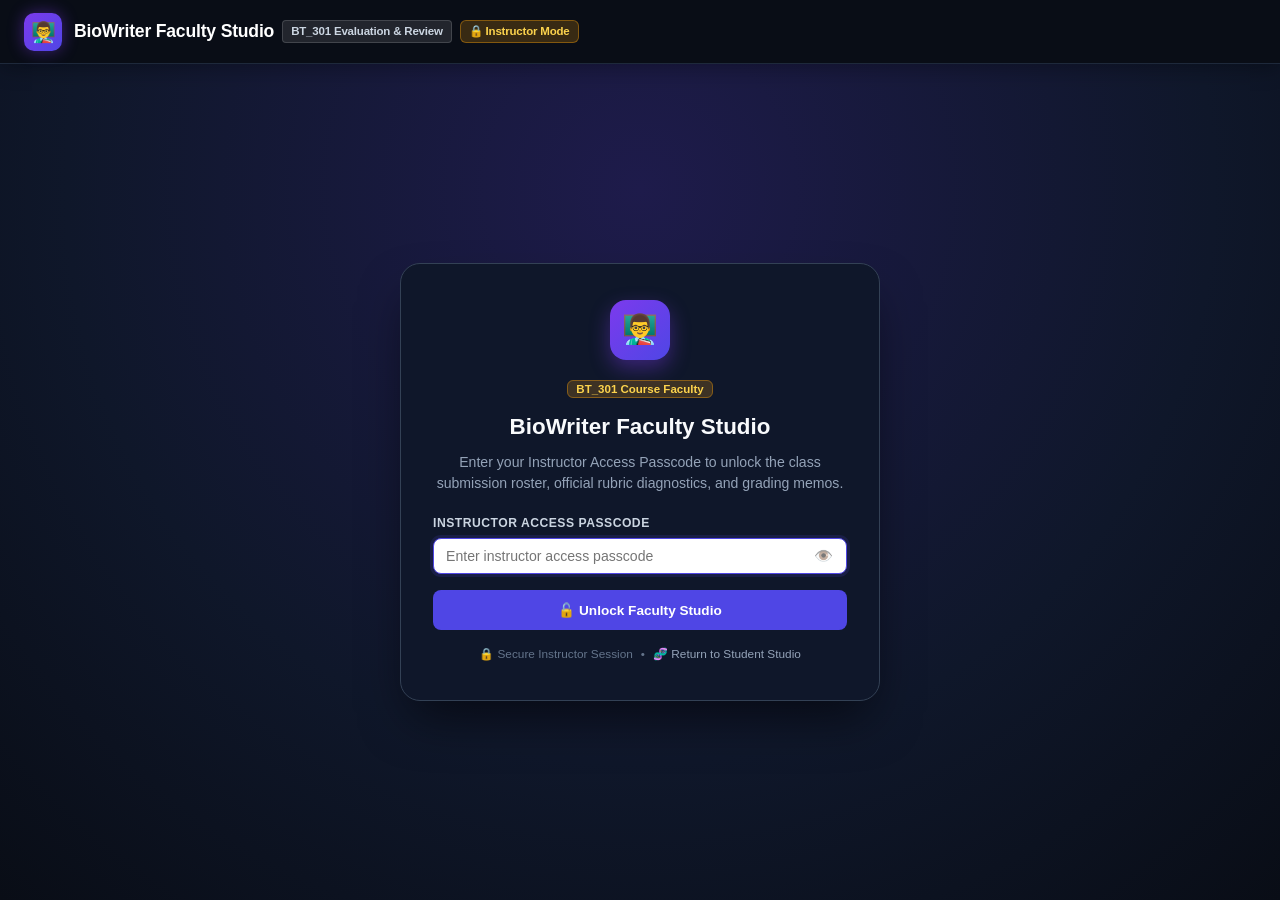
<file: faculty.html>
<!DOCTYPE html>
<html lang="en">
<head>
  <meta charset="UTF-8">
  <meta name="viewport" content="width=device-width, initial-scale=1.0">
  <title>BioWriter Faculty Studio • BT_301 Evaluation & Review</title>
  <link rel="icon" type="image/svg+xml" href="favicon.svg" onerror="if(!this._f1){this._f1=1;this.href='static/favicon.svg';}else if(this._f1===1){this._f1=2;this.href='../favicon.svg';}">
  <link rel="alternate icon" href="favicon.svg">
  <style>
    /* ==========================================================================
       BioWriter Faculty Studio - Dark Obsidian Luxury & Academic Palette
       ========================================================================== */
    :root {
      --fac-obsidian: #090d16;
      --fac-dark-border: #1e293b;
      --fac-indigo: #4f46e5;
      --fac-indigo-hover: #4338ca;
      --fac-card-bg: #ffffff;
      --fac-card-border: #e2e8f0;
      --fac-accent-purple: #7c3aed;
    }

    * {
      box-sizing: border-box;
    }

    body {
      background-color: #f8fafc;
      margin: 0;
      color: #0f172a;
      font-family: -apple-system, BlinkMacSystemFont, "Segoe UI", Roboto, "Inter", sans-serif;
      line-height: 1.5;
    }

    /* Top Obsidian Navbar */
    .faculty-top-navbar {
      background: var(--fac-obsidian);
      border-bottom: 1px solid var(--fac-dark-border);
      padding: 0 24px;
      height: 64px;
      display: flex;
      align-items: center;
      justify-content: space-between;
      position: sticky;
      top: 0;
      z-index: 1000;
      box-shadow: 0 4px 20px rgba(0, 0, 0, 0.3);
    }

    .brand-section {
      display: flex;
      align-items: center;
      gap: 12px;
    }

    .brand-logo {
      width: 38px;
      height: 38px;
      border-radius: 10px;
      display: flex;
      align-items: center;
      justify-content: center;
      font-size: 1.25rem;
      background: linear-gradient(135deg, #7c3aed, #4f46e5);
      box-shadow: 0 0 16px rgba(124, 58, 237, 0.45);
    }

    .faculty-brand-title {
      color: #ffffff;
      font-size: 1.1rem;
      font-weight: 800;
      letter-spacing: -0.2px;
      display: flex;
      align-items: center;
      gap: 8px;
    }

    .brand-badge-course {
      font-size: 0.72rem;
      font-weight: 700;
      background: rgba(255, 255, 255, 0.1);
      color: #cbd5e1;
      padding: 2px 8px;
      border-radius: 4px;
      border: 1px solid rgba(255, 255, 255, 0.15);
    }

    .faculty-access-badge {
      background: rgba(245, 158, 11, 0.2);
      color: #fcd34d;
      border: 1px solid rgba(245, 158, 11, 0.4);
      font-size: 0.72rem;
      font-weight: 700;
      padding: 2px 8px;
      border-radius: 6px;
    }

    /* 4-View Segmented Switcher */
    .view-mode-selector {
      display: flex;
      background: rgba(255, 255, 255, 0.06);
      padding: 4px;
      border-radius: 10px;
      border: 1px solid rgba(255, 255, 255, 0.1);
      gap: 4px;
    }

    .btn-view-mode {
      background: transparent;
      border: none;
      color: #94a3b8;
      font-size: 0.8rem;
      font-weight: 700;
      padding: 6px 14px;
      border-radius: 7px;
      cursor: pointer;
      display: flex;
      align-items: center;
      gap: 6px;
      transition: all 0.15s ease;
    }

    .btn-view-mode:hover {
      color: #ffffff;
      background: rgba(255, 255, 255, 0.05);
    }

    .btn-view-mode.active {
      background: var(--fac-indigo);
      color: #ffffff;
      box-shadow: 0 2px 8px rgba(79, 70, 229, 0.4);
    }

    .top-nav-actions {
      display: flex;
      align-items: center;
      gap: 10px;
    }

    .btn-fac-logout {
      background: rgba(239, 68, 68, 0.15);
      border: 1px solid rgba(239, 68, 68, 0.3);
      color: #fca5a5;
      padding: 6px 12px;
      border-radius: 8px;
      font-size: 0.8rem;
      font-weight: 700;
      cursor: pointer;
      display: flex;
      align-items: center;
      gap: 6px;
      transition: all 0.15s ease;
    }

    .btn-fac-logout:hover {
      background: #dc2626;
      color: #ffffff;
      border-color: #dc2626;
    }

    /* Fast Export Dropdown */
    .dropdown-wrapper {
      position: relative;
    }

    .btn-export-trigger {
      background: rgba(255, 255, 255, 0.08);
      border: 1px solid rgba(255, 255, 255, 0.15);
      color: #f1f5f9;
      padding: 6px 12px;
      border-radius: 8px;
      font-size: 0.8rem;
      font-weight: 700;
      cursor: pointer;
      display: flex;
      align-items: center;
      gap: 6px;
    }

    .btn-export-trigger:hover {
      background: rgba(255, 255, 255, 0.14);
    }

    .export-menu {
      position: absolute;
      top: calc(100% + 8px);
      right: 0;
      width: 220px;
      background: #ffffff;
      border: 1px solid #e2e8f0;
      border-radius: 12px;
      box-shadow: 0 15px 35px -5px rgba(0,0,0,0.2);
      display: none;
      flex-direction: column;
      padding: 6px;
      z-index: 1050;
    }

    .export-menu.show {
      display: flex;
    }

    .export-menu-item {
      background: transparent;
      border: none;
      text-align: left;
      padding: 8px 12px;
      font-size: 0.82rem;
      font-weight: 600;
      color: #334155;
      border-radius: 6px;
      cursor: pointer;
      display: flex;
      align-items: center;
      gap: 8px;
    }

    .export-menu-item:hover {
      background: #f1f5f9;
      color: #0f172a;
    }

    /* ==========================================================================
       AUTH & ACCESS RESTRICTION GATES
       ========================================================================== */
    .fac-gate-overlay {
      display: flex;
      align-items: center;
      justify-content: center;
      min-height: calc(100vh - 64px);
      padding: 40px 20px;
      background: radial-gradient(circle at 50% 15%, #1e1b4b 0%, #0f172a 60%, #090d16 100%);
    }

    #fac-authenticated-content {
      display: none;
    }

    #fac-authenticated-content.fac-auth-visible {
      display: block !important;
    }

    #fac-denied-overlay {
      display: none !important;
    }

    #fac-denied-overlay.fac-gate-visible {
      display: flex !important;
    }

    #fac-login-overlay {
      display: flex;
    }

    #fac-login-overlay.fac-gate-hidden {
      display: none !important;
    }

    .fac-gate-card {
      background: #0f172a;
      border: 1px solid #334155;
      border-radius: 20px;
      width: 100%;
      max-width: 480px;
      padding: 36px 32px;
      text-align: center;
      box-shadow: 0 25px 50px -12px rgba(0, 0, 0, 0.6);
      color: #f8fafc;
    }

    .fac-gate-icon {
      width: 60px;
      height: 60px;
      border-radius: 16px;
      background: linear-gradient(135deg, #7c3aed, #4f46e5);
      display: inline-flex;
      align-items: center;
      justify-content: center;
      font-size: 1.8rem;
      margin-bottom: 16px;
      box-shadow: 0 8px 20px rgba(124, 58, 237, 0.4);
    }

    .fac-gate-title {
      font-size: 1.4rem;
      font-weight: 800;
      margin: 0 0 8px;
    }

    .fac-gate-desc {
      font-size: 0.88rem;
      color: #94a3b8;
      line-height: 1.5;
      margin: 0 0 20px;
    }

    /* Common Form Controls */
    .form-input {
      width: 100%;
      padding: 9px 12px;
      background: #ffffff;
      border: 1px solid #cbd5e1;
      border-radius: 8px;
      font-size: 0.88rem;
      color: #0f172a;
      transition: all 0.15s ease;
    }

    .form-input:focus {
      outline: none;
      border-color: var(--fac-indigo);
      box-shadow: 0 0 0 3px rgba(79, 70, 229, 0.15);
    }

    .password-input-wrap {
      position: relative;
      display: flex;
      align-items: center;
    }

    .btn-toggle-pwd {
      position: absolute;
      right: 8px;
      background: transparent;
      border: none;
      cursor: pointer;
      font-size: 0.95rem;
      opacity: 0.6;
    }

    .btn-control-action {
      background: var(--fac-indigo);
      color: #ffffff;
      border: none;
      border-radius: 8px;
      padding: 9px 16px;
      font-size: 0.85rem;
      font-weight: 700;
      cursor: pointer;
      display: inline-flex;
      align-items: center;
      justify-content: center;
      gap: 6px;
      transition: all 0.15s ease;
    }

    .btn-control-action:hover {
      background: var(--fac-indigo-hover);
      transform: translateY(-1px);
    }

    /* ==========================================================================
       VIEW 1: COHORT ROSTER & ANALYTICS
       ========================================================================== */
    .view-container {
      display: none;
      max-width: 1780px;
      margin: 24px auto;
      padding: 0 24px;
    }

    .view-container.active {
      display: block;
    }

    /* KPI Metrics Cards */
    .fac-kpi-grid {
      display: grid;
      grid-template-columns: repeat(auto-fit, minmax(240px, 1fr));
      gap: 16px;
      margin-bottom: 24px;
    }

    .fac-kpi-card {
      background: #ffffff;
      border: 1px solid #e2e8f0;
      border-radius: 14px;
      padding: 18px 20px;
      box-shadow: 0 1px 3px rgba(16, 24, 40, 0.04);
      display: flex;
      align-items: center;
      gap: 16px;
    }

    .fac-kpi-icon {
      width: 48px;
      height: 48px;
      border-radius: 12px;
      display: flex;
      align-items: center;
      justify-content: center;
      font-size: 1.5rem;
    }

    .fac-kpi-info {
      flex: 1;
    }

    .fac-kpi-num {
      font-size: 1.6rem;
      font-weight: 800;
      color: #0f172a;
      line-height: 1.2;
    }

    .fac-kpi-label {
      font-size: 0.76rem;
      font-weight: 700;
      text-transform: uppercase;
      color: #64748b;
      letter-spacing: 0.5px;
    }

    /* Roster Table Card */
    .roster-card {
      background: #ffffff;
      border: 1px solid #e2e8f0;
      border-radius: 16px;
      padding: 24px;
      box-shadow: 0 2px 6px rgba(16, 24, 40, 0.04);
    }

    .roster-toolbar {
      display: flex;
      justify-content: space-between;
      align-items: center;
      gap: 16px;
      margin-bottom: 20px;
      flex-wrap: wrap;
    }

    .roster-search-input {
      max-width: 360px;
      padding: 8px 14px;
      border-radius: 8px;
      border: 1px solid #cbd5e1;
      font-size: 0.85rem;
    }

    .roster-table {
      width: 100%;
      border-collapse: collapse;
      font-size: 0.86rem;
    }

    .roster-table th {
      background: #f8fafc;
      color: #475569;
      font-size: 0.74rem;
      font-weight: 800;
      text-transform: uppercase;
      letter-spacing: 0.5px;
      padding: 12px 14px;
      border-bottom: 2px solid #e2e8f0;
      text-align: left;
    }

    .roster-table td {
      padding: 14px;
      border-bottom: 1px solid #f1f5f9;
      color: #334155;
    }

    .roster-table tr:hover td {
      background: #f8fafc;
    }

    .status-pill {
      font-size: 0.72rem;
      font-weight: 700;
      padding: 3px 8px;
      border-radius: 6px;
      display: inline-block;
    }

    .status-grant-ready {
      background: #dcfce7;
      color: #15803d;
    }

    .status-minor-rev {
      background: #e0f2fe;
      color: #0369a1;
    }

    .status-major-rev {
      background: #fef3c7;
      color: #92400e;
    }

    /* ==========================================================================
       VIEW 2: RUBRIC EVALUATION CONSOLE
       ========================================================================== */
    .student-context-ribbon {
      background: #ffffff;
      border: 1px solid #e2e8f0;
      border-radius: 14px;
      padding: 14px 20px;
      margin-bottom: 20px;
      display: flex;
      justify-content: space-between;
      align-items: center;
      gap: 16px;
      flex-wrap: wrap;
      box-shadow: 0 1px 3px rgba(16, 24, 40, 0.04);
    }

    .student-context-main {
      display: flex;
      align-items: center;
      gap: 14px;
    }

    .student-avatar-badge {
      width: 44px;
      height: 44px;
      border-radius: 10px;
      background: #ede9fe;
      color: #5b21b6;
      display: flex;
      align-items: center;
      justify-content: center;
      font-size: 1.4rem;
    }

    .student-context-name {
      font-size: 1.05rem;
      font-weight: 800;
      color: #0f172a;
    }

    .student-context-meta {
      font-size: 0.8rem;
      color: #64748b;
      display: flex;
      gap: 10px;
      align-items: center;
    }

    .student-nav-group {
      display: flex;
      align-items: center;
      gap: 8px;
    }

    .btn-student-nav {
      background: #f8fafc;
      border: 1px solid #cbd5e1;
      color: #334155;
      padding: 6px 12px;
      border-radius: 7px;
      font-size: 0.8rem;
      font-weight: 700;
      cursor: pointer;
    }

    .btn-student-nav:hover {
      background: #f1f5f9;
      color: #0f172a;
    }

    /* Grading Cards Grid */
    .grading-console-cards {
      display: flex;
      flex-direction: column;
      gap: 20px;
    }

    .faculty-card {
      background: #ffffff;
      border: 1px solid #e2e8f0;
      border-radius: 16px;
      padding: 24px;
      box-shadow: 0 1px 3px rgba(16, 24, 40, 0.04);
    }

    .faculty-card-header {
      display: flex;
      justify-content: space-between;
      align-items: center;
      margin-bottom: 18px;
      padding-bottom: 14px;
      border-bottom: 1px solid #f1f5f9;
    }

    .faculty-card-title {
      font-size: 1.05rem;
      font-weight: 800;
      color: #0f172a;
      display: flex;
      align-items: center;
      gap: 8px;
    }

    /* Score Summary with Circular Ring */
    .faculty-rubric-summary {
      display: flex;
      align-items: center;
      gap: 24px;
      background: #f8fafc;
      border: 1px solid #e2e8f0;
      border-radius: 12px;
      padding: 16px 20px;
      margin-bottom: 20px;
    }

    .fac-ring-wrap {
      position: relative;
      width: 90px;
      height: 90px;
      flex-shrink: 0;
    }

    .fac-ring-svg {
      width: 100%;
      height: 100%;
      transform: rotate(-90deg);
    }

    .ring-bg {
      fill: none;
      stroke: #e2e8f0;
      stroke-width: 8;
    }

    .ring-fill {
      fill: none;
      stroke-width: 8;
      stroke-linecap: round;
      transition: stroke-dashoffset 0.6s ease;
    }

    .fac-ring-center {
      position: absolute;
      inset: 0;
      display: flex;
      flex-direction: column;
      align-items: center;
      justify-content: center;
    }

    .fac-score-num {
      font-size: 1.45rem;
      font-weight: 800;
      color: #0f172a;
      line-height: 1;
    }

    .fac-score-sub {
      font-size: 0.65rem;
      font-weight: 700;
      color: #64748b;
    }

    .fac-gpa-stat {
      font-size: 1.25rem;
      font-weight: 800;
      color: #0f172a;
    }

    .fac-raw-stat {
      font-size: 0.85rem;
      color: #64748b;
      margin-bottom: 6px;
    }

    /* 10 Logic Chain Progress Grid */
    .progress-grid {
      display: grid;
      grid-template-columns: repeat(auto-fit, minmax(200px, 1fr));
      gap: 10px;
    }

    .progress-node {
      background: #f8fafc;
      border: 1px solid #e2e8f0;
      border-radius: 10px;
      padding: 10px 12px;
    }

    .progress-node.active {
      border-left: 4px solid #16a34a;
      background: #f0fdf4;
    }

    .progress-node-title {
      font-size: 0.75rem;
      font-weight: 700;
      color: #475569;
      margin-bottom: 4px;
    }

    .progress-node-val {
      font-size: 0.82rem;
      font-weight: 700;
      color: #1e293b;
    }

    /* Comment Chips */
    .comment-chip {
      background: #f1f5f9;
      color: #334155;
      border: 1px solid #cbd5e1;
      border-radius: 7px;
      padding: 5px 10px;
      font-size: 0.78rem;
      font-weight: 700;
      cursor: pointer;
      transition: all 0.15s ease;
    }

    .comment-chip:hover {
      background: #e2e8f0;
    }

    .comment-chip.active {
      background: #4f46e5;
      color: #ffffff;
      border-color: #4f46e5;
    }

    .memo-output {
      background: #0f172a;
      color: #f8fafc;
      font-family: monospace;
      font-size: 0.82rem;
      line-height: 1.6;
      padding: 16px;
      border-radius: 10px;
      white-space: pre-wrap;
      max-height: 350px;
      overflow-y: auto;
    }

    /* ==========================================================================
       VIEW 3: NATURE PREPRINT READER & SPLIT REVIEW
       ========================================================================== */
    .preprint-full-card {
      background: #ffffff;
      border: 1px solid #e2e8f0;
      border-radius: 16px;
      padding: 32px 40px;
      box-shadow: 0 2px 6px rgba(16, 24, 40, 0.04);
      max-width: 1100px;
      margin: 0 auto;
    }

    .manuscript-nature-bar {
      display: flex;
      justify-content: space-between;
      align-items: center;
      border-bottom: 2px solid #0f172a;
      padding-bottom: 12px;
      margin-bottom: 14px;
    }

    .nature-masthead-title {
      font-family: Georgia, serif;
      font-size: 1.4rem;
      font-weight: 900;
      font-style: italic;
      color: #0f172a;
      letter-spacing: -0.5px;
    }

    .nature-tag-pill {
      background: #0f172a;
      color: #ffffff;
      font-size: 0.65rem;
      font-weight: 800;
      text-transform: uppercase;
      padding: 3px 8px;
      border-radius: 4px;
      letter-spacing: 0.8px;
      margin-left: 10px;
    }

    .manuscript-doi-bar {
      font-size: 0.74rem;
      color: #64748b;
      margin-bottom: 16px;
      display: flex;
      justify-content: space-between;
    }

    .manuscript-title {
      font-family: Georgia, serif;
      font-size: 1.65rem;
      font-weight: 800;
      color: #0f172a;
      line-height: 1.25;
      margin: 0 0 10px;
    }

    .manuscript-authors {
      font-size: 0.95rem;
      font-weight: 700;
      color: #4338ca;
      margin-bottom: 4px;
    }

    .manuscript-affil {
      font-size: 0.8rem;
      color: #64748b;
      font-style: italic;
      margin-bottom: 20px;
    }

    .manuscript-abstract-container {
      background: #f8fafc;
      border-left: 4px solid var(--fac-indigo);
      padding: 16px 20px;
      border-radius: 8px;
      margin-bottom: 24px;
    }

    .abstract-title-label {
      font-size: 0.75rem;
      font-weight: 800;
      color: var(--fac-indigo);
      text-transform: uppercase;
      letter-spacing: 0.5px;
    }

    .manuscript-abstract-text {
      font-family: Georgia, serif;
      font-size: 0.92rem;
      line-height: 1.65;
      color: #1e293b;
      margin-top: 8px;
    }

    .manuscript-sec-heading {
      font-family: Georgia, serif;
      font-size: 1.15rem;
      font-weight: 800;
      color: #0f172a;
      border-bottom: 1px solid #e2e8f0;
      padding-bottom: 6px;
      margin: 24px 0 12px;
    }

    .manuscript-sec-body {
      font-family: Georgia, serif;
      font-size: 0.9rem;
      line-height: 1.65;
      color: #334155;
    }

    /* Split Screen Dual Pane Grid */
    .split-grid-layout {
      display: grid;
      grid-template-columns: 1.1fr 1fr;
      gap: 20px;
    }

    @media (max-width: 1100px) {
      .split-grid-layout {
        grid-template-columns: 1fr;
      }
    }
  </style>
</head>
<body>

  <!-- ========================================================================
       TOP FACULTY NAVBAR
       ======================================================================== -->
  <header class="faculty-top-navbar">
    <div class="brand-section">
      <div class="brand-logo">👨‍🏫</div>
      <div>
        <div class="faculty-brand-title">
          BioWriter Faculty Studio
          <span class="brand-badge-course">BT_301 Evaluation & Review</span>
          <span class="faculty-access-badge">🔒 Instructor Mode</span>
        </div>
      </div>
    </div>

    <!-- Segmented 4-View Switcher -->
    <div class="view-mode-selector" id="fac-view-mode-selector" style="display: none;">
      <button type="button" class="btn-view-mode active" data-view="roster" id="btn-view-roster">
        <span>👥</span> <span>Cohort Roster</span>
      </button>
      <button type="button" class="btn-view-mode" data-view="grading" id="btn-view-grading">
        <span>⚖️</span> <span>Rubric Evaluation</span>
      </button>
      <button type="button" class="btn-view-mode" data-view="paper" id="btn-view-paper">
        <span>📄</span> <span>Nature Preprint</span>
      </button>
      <button type="button" class="btn-view-mode" data-view="split" id="btn-view-split">
        <span>🔀</span> <span>Split Review</span>
      </button>
    </div>

    <div class="top-nav-actions" id="fac-top-nav-actions" style="display: none;">
      <!-- Export Dropdown -->
      <div class="dropdown-wrapper">
        <button type="button" class="btn-export-trigger" id="btn-fac-export-trigger">
          <span>📥</span> <span>Export Proposal</span> <span>▾</span>
        </button>
        <div class="export-menu" id="fac-export-menu">
          <button type="button" class="export-menu-item" id="btn-fac-download-docx">
            <span>📄</span> <span>Microsoft Word (.docx)</span>
          </button>
          <button type="button" class="export-menu-item" id="btn-fac-download-pptx">
            <span>📊</span> <span>Oral Defense Slides (.pptx)</span>
          </button>
          <button type="button" class="export-menu-item" id="btn-fac-download-md">
            <span>📝</span> <span>LaTeX / Markdown (.md)</span>
          </button>
        </div>
      </div>

      <button type="button" class="btn-fac-logout" id="btn-fac-logout" title="Sign out of instructor mode">
        <span>🚪</span> <span>Sign Out</span>
      </button>
    </div>
  </header>

  <!-- Server-rendered Auth Metadata Bridge -->
  <div id="server-auth-data" 
       data-authenticated="false" 
       data-access-denied="false" 
       data-student-id="" 
       style="display: none;"></div>

  <!-- ========================================================================
       ACCESS RESTRICTION GATES (STUDENT BLOCK & PASSCODE LOGIN)
       ======================================================================== -->
  <!-- Access Denied Screen: Student Account Detected -->
  <div class="fac-gate-overlay" id="fac-denied-overlay">
    <div class="fac-gate-card">
      <div class="fac-gate-icon" style="background: #dc2626;">🛑</div>
      <h1 class="fac-gate-title">Access Restricted: Student Account</h1>
      <p class="fac-gate-desc">
        You are currently signed in as student <strong id="denied-student-id-display">Student</strong>.<br><br>
        The <strong>Faculty Evaluation Studio</strong> is strictly restricted to course instructors, professors, and authorized teaching assistants.
      </p>
      <div style="margin-bottom: 14px;">
        <button type="button" id="btn-show-passcode-from-denied" class="btn-control-action" style="width: 100%; padding: 11px 16px; background: #4f46e5;">
          🔑 Switch to Instructor Mode (Enter Passcode)
        </button>
      </div>
      <div style="display: flex; gap: 12px; justify-content: center; flex-wrap: wrap;">
        <button type="button" id="btn-denied-signout" class="btn-control-action" style="background: rgba(239, 68, 68, 0.2); border: 1px solid #ef4444; color: #fca5a5; padding: 9px 18px; cursor: pointer;">
          🚪 Sign Out Student Account
        </button>
        <a href="index.html" class="btn-control-action" style="text-decoration: none; padding: 9px 18px; background: rgba(255, 255, 255, 0.1); border: 1px solid rgba(255, 255, 255, 0.2); color: #f8fafc;">
          🧬 Back to Student Studio
        </a>
      </div>
    </div>
  </div>

  <!-- Passcode Unlock Gate: Unauthenticated Visitor -->
  <div class="fac-gate-overlay" id="fac-login-overlay" style="display: flex;">
    <div class="fac-gate-card">
      <div class="fac-gate-icon">👨‍🏫</div>
      <div><span class="faculty-access-badge">BT_301 Course Faculty</span></div>
      <h1 class="fac-gate-title" style="margin-top: 10px;">BioWriter Faculty Studio</h1>
      <p class="fac-gate-desc">
        Enter your Instructor Access Passcode to unlock the class submission roster, official rubric diagnostics, and grading memos.
      </p>

      <form id="form-fac-login" style="margin-top: 18px;">
        <div style="margin-bottom: 16px; text-align: left;">
          <label for="fac-passcode-input" style="font-size: 0.76rem; font-weight: 700; color: #cbd5e1; text-transform: uppercase; letter-spacing: 0.5px; margin-bottom: 6px; display: block;">
            Instructor Access Passcode
          </label>
          <div class="password-input-wrap">
            <input type="password" id="fac-passcode-input" class="form-input" placeholder="Enter instructor access passcode" required autofocus>
            <button type="button" class="btn-toggle-pwd" data-target="fac-passcode-input" title="Show/Hide">👁️</button>
          </div>
        </div>

        <div id="fac-login-error" style="display: none; background: rgba(239, 68, 68, 0.2); border: 1px solid rgba(239, 68, 68, 0.4); color: #fca5a5; padding: 10px 14px; border-radius: 8px; font-size: 0.8rem; margin-bottom: 14px; text-align: left;"></div>

        <button type="submit" class="btn-control-action" id="btn-submit-fac-login" style="width: 100%; padding: 12px 16px;">
          <span>🔓 Unlock Faculty Studio</span>
        </button>
      </form>

      <div style="font-size: 0.74rem; color: #64748b; margin-top: 16px; display: flex; justify-content: center; gap: 8px; align-items: center;">
        <span>🔒 Secure Instructor Session</span>
        <span>•</span>
        <a href="index.html" style="color: #94a3b8; text-decoration: none;">🧬 Return to Student Studio</a>
      </div>
    </div>
  </div>

  <!-- ========================================================================
       AUTHENTICATED FACULTY CONTENT CONTAINER (HIDDEN UNTIL UNLOCKED)
       ======================================================================== -->
  <div id="fac-authenticated-content" style="display: none;">

  <!-- ========================================================================
       VIEW 1: 👥 COHORT ROSTER & CLASS ANALYTICS
       ======================================================================== -->
  <main class="view-container active" id="view-cohort-roster">
    <!-- KPI Metrics -->
    <div class="fac-kpi-grid">
      <div class="fac-kpi-card">
        <div class="fac-kpi-icon" style="background: #e0f2fe; color: #0284c7;">📋</div>
        <div class="fac-kpi-info">
          <div class="fac-kpi-num" id="kpi-total-submissions">3</div>
          <div class="fac-kpi-label">Cohort Proposals</div>
        </div>
      </div>
      <div class="fac-kpi-card">
        <div class="fac-kpi-icon" style="background: #ede9fe; color: #7c3aed;">📊</div>
        <div class="fac-kpi-info">
          <div class="fac-kpi-num" id="kpi-avg-gpa">8.4</div>
          <div class="fac-kpi-label">Class Mean GPA (out of 10)</div>
        </div>
      </div>
      <div class="fac-kpi-card">
        <div class="fac-kpi-icon" style="background: #dcfce7; color: #15803d;">🌟</div>
        <div class="fac-kpi-info">
          <div class="fac-kpi-num" id="kpi-grant-ready">2</div>
          <div class="fac-kpi-label">Grant-Ready (≥8.5 GPA)</div>
        </div>
      </div>
      <div class="fac-kpi-card">
        <div class="fac-kpi-icon" style="background: #fef3c7; color: #92400e;">⚠️</div>
        <div class="fac-kpi-info">
          <div class="fac-kpi-num" id="kpi-revisions-needed">1</div>
          <div class="fac-kpi-label">Revisions Needed (<6.5 GPA)</div>
        </div>
      </div>
    </div>

    <!-- Cohort Submissions Table Card -->
    <div class="roster-card">
      <div class="roster-toolbar">
        <div>
          <h2 style="margin: 0 0 4px; font-size: 1.15rem; font-weight: 800; color: #0f172a;">
            BT_301 Student Proposal Submissions
          </h2>
          <div style="font-size: 0.8rem; color: #64748b;">
            Live cohort database • Select any student to launch full rubric evaluation
          </div>
        </div>

        <div style="display: flex; gap: 10px; align-items: center;">
          <input type="text" id="roster-search-input" class="roster-search-input" placeholder="🔍 Search student ID or title...">
          <button type="button" id="btn-refresh-roster" class="btn-student-nav">🔄 Refresh</button>
        </div>
      </div>

      <div style="overflow-x: auto;">
        <table class="roster-table">
          <thead>
            <tr>
              <th>Student ID</th>
              <th>Student / Team Name</th>
              <th>Proposal Working Title</th>
              <th>Modality</th>
              <th>Completion</th>
              <th>Rubric Points</th>
              <th>GPA</th>
              <th>Standing</th>
              <th>Action</th>
            </tr>
          </thead>
          <tbody id="roster-table-body">
            <tr>
              <td colspan="9" style="text-align: center; color: #94a3b8; padding: 24px;">Loading student submissions...</td>
            </tr>
          </tbody>
        </table>
      </div>
    </div>
  </main>

  <!-- ========================================================================
       VIEW 2: ⚖️ RUBRIC EVALUATION & DIAGNOSTICS SUITE
       ======================================================================== -->
  <main class="view-container" id="view-grading-console">
    <!-- Student Context Sticky Ribbon -->
    <div class="student-context-ribbon">
      <div class="student-context-main">
        <div class="student-avatar-badge">👤</div>
        <div>
          <div class="student-context-name" id="ctx-student-name">Sara Ahmed & Team BioDetect</div>
          <div class="student-context-meta">
            <span>ID: <strong id="ctx-student-id" style="font-family: monospace; color: #4338ca;">ST-2026-01</strong></span>
            <span>•</span>
            <span id="ctx-modality">Cell-Free Diagnostics</span>
            <span>•</span>
            <span id="ctx-synced">Synced recently</span>
            <span>•</span>
            <span id="ctx-lock-pill" class="status-pill" style="background: #f1f5f9; color: #475569; border: 1px solid #cbd5e1;">📝 Open</span>
          </div>
        </div>
      </div>

      <div class="student-nav-group">
        <button type="button" class="btn-student-nav" id="btn-prev-student">◀ Previous</button>
        <select id="ctx-select-student" class="form-input" style="width: auto; min-width: 220px; font-size: 0.8rem; padding: 6px 10px;">
          <option value="">Choose student...</option>
        </select>
        <button type="button" class="btn-student-nav" id="btn-next-student">Next ▶</button>
        <button type="button" class="btn-control-action" id="btn-jump-preprint" style="font-size: 0.78rem; padding: 6px 12px;">
          <span>📄 View Preprint</span>
        </button>
      </div>
    </div>

    <!-- 3 Core Evaluation Cards -->
    <div class="grading-console-cards">
      <!-- Card 1: Rubric Evaluator & Circular Score Ring -->
      <div class="faculty-card">
        <div class="faculty-card-header">
          <div class="faculty-card-title">
            <span>🎓 Official BT_301 Rubric Evaluator (85 Raw Points ➔ 10.0 GPA)</span>
          </div>
          <div style="display: flex; gap: 8px; align-items: center;">
            <button type="button" id="btn-faculty-reset-audit" class="btn-student-nav" style="font-size: 0.78rem; padding: 6px 12px;" title="Reset all criteria to automated audit values">
              🔄 Reset to Automated Audit
            </button>
            <button type="button" id="btn-faculty-regrade" class="btn-control-action" style="font-size: 0.78rem; padding: 6px 12px;">
              ⚡ Recalculate Rubric Grade
            </button>
          </div>
        </div>

        <div class="faculty-rubric-summary">
          <div class="fac-ring-wrap">
            <svg class="fac-ring-svg" viewBox="0 0 100 100">
              <defs>
                <linearGradient id="facRingGrad" x1="0%" y1="0%" x2="100%" y2="100%">
                  <stop offset="0%" stop-color="#4f46e5" />
                  <stop offset="100%" stop-color="#06b6d4" />
                </linearGradient>
              </defs>
              <circle class="ring-bg" cx="50" cy="50" r="38" />
              <circle class="ring-fill" id="fac-score-ring-fill" cx="50" cy="50" r="38" stroke-dasharray="238.76" stroke-dashoffset="238.76" stroke="url(#facRingGrad)" />
            </svg>
            <div class="fac-ring-center">
              <div class="fac-score-num" id="fac-gpa-number">0.0</div>
              <div class="fac-score-sub">/ 10.0</div>
            </div>
          </div>

          <div class="fac-score-details">
            <div class="fac-gpa-stat" id="fac-gpa-badge">0.00 / 10.0 GPA</div>
            <div class="fac-raw-stat" id="fac-raw-badge">0.0 / 85.0 Raw Rubric Points</div>
            <div class="status-pill status-grant-ready" id="fac-standing-badge">Evaluating...</div>
          </div>
        </div>

        <!-- Rubric Breakdown Table -->
        <div style="overflow-x: auto;">
          <table class="roster-table">
            <thead>
              <tr>
                <th style="width: 28%;">Rubric Criterion</th>
                <th style="width: 10%;">Weight</th>
                <th style="width: 20%;">Faculty Points & Override</th>
                <th style="width: 42%;">Diagnostic Faculty Audit & Rationale</th>
              </tr>
            </thead>
            <tbody id="fac-rubric-table-body">
              <tr>
                <td colspan="4" style="text-align: center; color: #94a3b8;">Loading criteria...</td>
              </tr>
            </tbody>
          </table>
        </div>
      </div>

      <!-- Card 2: 10-Point Scientific Logic Chain Diagnostic -->
      <div class="faculty-card">
        <div class="faculty-card-header">
          <div class="faculty-card-title">
            <span>🔗 10-Point Scientific Logic & Progression Diagnostics</span>
          </div>
          <span style="font-size: 0.74rem; color: #64748b;">Automated Section Validation</span>
        </div>

        <div class="progress-grid">
          <div class="progress-node" id="pnode-anchors"><div class="progress-node-title">1. Anchors (Chassis/Tool)</div><div class="progress-node-val" id="pval-anchors">Checking...</div></div>
          <div class="progress-node" id="pnode-search"><div class="progress-node-title">2. Literature Evidence</div><div class="progress-node-val" id="pval-search">Checking...</div></div>
          <div class="progress-node" id="pnode-matrix"><div class="progress-node-title">3. Evidence Matrix</div><div class="progress-node-val" id="pval-matrix">Checking...</div></div>
          <div class="progress-node" id="pnode-funnel"><div class="progress-node-title">4. Background Funnel</div><div class="progress-node-val" id="pval-funnel">Checking...</div></div>
          <div class="progress-node" id="pnode-aims"><div class="progress-node-title">5. 3 Decoupled Aims</div><div class="progress-node-val" id="pval-aims">Checking...</div></div>
          <div class="progress-node" id="pnode-methodology"><div class="progress-node-title">6. Methods & Controls</div><div class="progress-node-val" id="pval-methodology">Checking...</div></div>
          <div class="progress-node" id="pnode-impact"><div class="progress-node-title">7. 3-Tier Impact</div><div class="progress-node-val" id="pval-impact">Checking...</div></div>
          <div class="progress-node" id="pnode-competitors"><div class="progress-node-title">8. Competitor USP</div><div class="progress-node-val" id="pval-competitors">Checking...</div></div>
          <div class="progress-node" id="pnode-swot"><div class="progress-node-title">9. Biotech SWOT</div><div class="progress-node-val" id="pval-swot">Checking...</div></div>
          <div class="progress-node" id="pnode-refs"><div class="progress-node-title">10. References Recency</div><div class="progress-node-val" id="pval-refs">Checking...</div></div>
        </div>
      </div>

      <!-- Card 3: Rapid Feedback Comment Bank & Viva Voce Hot-Seat -->
      <div class="faculty-card">
        <div class="faculty-card-header">
          <div class="faculty-card-title">
            <span>📋 Rapid Feedback Comment Bank & Viva Voce Hot-Seat</span>
          </div>
          <span style="font-size: 0.72rem; background: #ede9fe; color: #5b21b6; padding: 2px 8px; border-radius: 4px; font-weight: 700;">
            Official BT_301 Comment Codes
          </span>
        </div>

        <p style="font-size: 0.84rem; color: #475569; margin-bottom: 12px;">
          Select comment codes to insert standard rubric diagnostics into the formal evaluation memo:
        </p>

        <div id="fac-comment-chips" style="display: flex; gap: 8px; flex-wrap: wrap; margin-bottom: 16px;"></div>

        <!-- Oral Defense Viva Voce Generator -->
        <div style="background: #f8fafc; border: 1px solid #e2e8f0; border-radius: 10px; padding: 14px; margin-bottom: 16px;">
          <div style="display: flex; justify-content: space-between; align-items: center; margin-bottom: 8px;">
            <strong style="font-size: 0.84rem; color: #0f172a;">🎯 Oral Defense Viva Voce Generator</strong>
            <button type="button" id="btn-gen-viva" class="btn-student-nav" style="background: #4f46e5; color: #ffffff; border-color: #4f46e5;">
              ⚡ Generate Viva Defense Questions
            </button>
          </div>
          <div id="viva-questions-output" style="font-size: 0.82rem; color: #475569; line-height: 1.5;">
            Click above to generate 3 tailored oral defense examination questions based on this student's specific biophysical gap and aims.
          </div>
        </div>

        <!-- Instructor Notes -->
        <div style="margin-bottom: 14px;">
          <label style="display: block; font-size: 0.76rem; font-weight: 700; color: #334155; text-transform: uppercase; letter-spacing: 0.5px; margin-bottom: 6px;">
            Instructor Viva Notes & Qualitative Feedback:
          </label>
          <textarea id="fac-manual-notes" class="form-input" style="min-height: 80px;" placeholder="Add personalized studio observations, required revisions, or viva defense feedback..."></textarea>
        </div>

        <div style="display: flex; gap: 10px; margin-bottom: 14px; flex-wrap: wrap;">
          <button type="button" id="btn-fac-generate-memo" class="btn-control-action">
            📋 Compile Formal Evaluation Memo
          </button>
          <button type="button" id="btn-fac-copy-memo" class="btn-student-nav">
            📑 Copy Memo to Clipboard
          </button>
          <button type="button" id="btn-fac-dispatch-feedback" class="btn-control-action" style="background: #059669; border-color: #059669;" title="Persist evaluation scores, rubrics, and action items directly to student's live draft">
            <span>📤 Dispatch Evaluation to Student Draft</span>
          </button>
        </div>

        <div class="memo-output" id="fac-memo-output">Click "Compile Formal Evaluation Memo" to synthesize the official BT_301 instructor report.</div>
      </div>
    </div>
  </main>

  <!-- ========================================================================
       VIEW 3: 📄 NATURE PREPRINT READER
       ======================================================================== -->
  <main class="view-container" id="view-nature-preprint">
    <div class="preprint-full-card">
      <div class="manuscript-nature-bar">
        <div style="display: flex; align-items: center;">
          <span class="nature-masthead-title">nature biotechnology</span>
          <span class="nature-tag-pill">PEER EVALUATION PREPRINT</span>
        </div>
        <div style="display: flex; gap: 8px;">
          <button type="button" class="btn-student-nav" id="btn-fac-print-manuscript">🖨️ Print / PDF</button>
          <button type="button" class="btn-student-nav" id="btn-fac-copy-manuscript">📋 Copy Manuscript</button>
        </div>
      </div>

      <div class="manuscript-doi-bar">
        <span>https://doi.org/10.1038/s41587-026-bt301-proposal</span>
        <span style="font-weight: 700; color: #0284c7;">● STDF / ICGEB Peer Evaluation Benchmark</span>
      </div>

      <h1 class="manuscript-title" id="manu-title">Proposal Title Not Yet Specified</h1>
      <div class="manuscript-authors" id="manu-author">Sara Ahmed & Team BioInnovate</div>
      <div class="manuscript-affil">Department of Biotechnology & Genetic Engineering • BT_301 Proposal Series</div>

      <!-- Abstract -->
      <div class="manuscript-abstract-container">
        <div style="display: flex; justify-content: space-between; align-items: center;">
          <span class="abstract-title-label">STRUCTURED ABSTRACT</span>
          <span id="manu-abstract-count" style="font-size: 0.72rem; font-weight: 700; color: #64748b;">0 words</span>
        </div>
        <div class="manuscript-abstract-text" id="manu-abstract">No structured abstract drafted yet.</div>
      </div>

      <!-- Sections -->
      <section>
        <h2 class="manuscript-sec-heading">1. Introduction & Inverted Funnel</h2>
        <div class="manuscript-sec-body" id="manu-background">Drafted in Step 3.</div>
      </section>

      <section>
        <h2 class="manuscript-sec-heading">2. Specific Objectives & Decoupled Work Packages</h2>
        <div class="manuscript-sec-body" id="manu-aims">Formulated in Step 4.</div>
      </section>

      <section>
        <h2 class="manuscript-sec-heading">3. Experimental Methodology & Critical Controls</h2>
        <div class="manuscript-sec-body" id="manu-methodology">Detailed in Step 4.</div>
      </section>

      <section>
        <h2 class="manuscript-sec-heading">Table 1: Work Packages, Milestones & Experimental Controls</h2>
        <div style="overflow-x: auto; margin-top: 10px;">
          <table class="roster-table" style="font-size: 0.84rem;">
            <thead>
              <tr>
                <th>Work Package</th>
                <th>Objective Description</th>
                <th>Target Deliverable Milestone</th>
                <th>Essential Control Reference</th>
              </tr>
            </thead>
            <tbody id="manu-table-body">
              <tr><td colspan="4">Populated from proposal draft.</td></tr>
            </tbody>
          </table>
        </div>
      </section>

      <section>
        <h2 class="manuscript-sec-heading">Figure 1: Molecular Architecture & Experimental Flowchart</h2>
        <div id="manu-figure-preview" style="background: #f8fafc; border: 1px dashed #cbd5e1; border-radius: 8px; padding: 14px; text-align: center;">
          Figure preview generated from proposal anchors.
        </div>
      </section>

      <section>
        <h2 class="manuscript-sec-heading">4. Deliverables & 3-Tier Long-Term Impact</h2>
        <div class="manuscript-sec-body" id="manu-impact">Defined in Step 5.</div>
      </section>

      <section>
        <h2 class="manuscript-sec-heading">5. Competitive Advantage & Unique Selling Proposition</h2>
        <div class="manuscript-sec-body" id="manu-competitors">Defined in Step 5.</div>
      </section>

      <section>
        <h2 class="manuscript-sec-heading">6. Peer-Reviewed References Cited</h2>
        <div class="manuscript-sec-body" id="manu-references">Paste reference list in Step 6.</div>
      </section>
    </div>
  </main>

  <!-- ========================================================================
       VIEW 4: 🔀 SPLIT REVIEW (DUAL PANE)
       ======================================================================== -->
  <main class="view-container" id="view-split-review">
    <div class="split-grid-layout">
      <!-- Left Column: Grading Console -->
      <div id="split-left-pane">
        <!-- Injected via JavaScript clone or shared rendering -->
      </div>
      <!-- Right Column: Preprint Reader -->
      <div id="split-right-pane">
        <!-- Injected via JavaScript clone or shared rendering -->
      </div>
    </div>
  </main>

  <!-- Modal: Confirm Delete Submission -->
  <div class="fac-gate-overlay" id="modal-confirm-delete" style="display: none; z-index: 9999;">
    <div class="fac-gate-card" style="max-width: 480px; text-align: left; padding: 28px; background: #ffffff; color: #0f172a; box-shadow: 0 25px 50px -12px rgba(0,0,0,0.35);">
      <div style="display: flex; align-items: center; gap: 14px; margin-bottom: 16px;">
        <div style="width: 46px; height: 46px; border-radius: 12px; background: #fee2e2; color: #dc2626; display: flex; align-items: center; justify-content: center; font-size: 1.4rem; flex-shrink: 0;">
          🗑️
        </div>
        <div>
          <h2 style="font-size: 1.15rem; font-weight: 800; color: #0f172a; margin: 0;">Delete Student Submission</h2>
          <div style="font-size: 0.78rem; color: #64748b;">Permanent database draft removal</div>
        </div>
      </div>
      <p style="font-size: 0.88rem; color: #334155; line-height: 1.5; margin-bottom: 16px;">
        Are you sure you want to permanently delete the proposal submission for <strong id="del-modal-student-name" style="color: #0f172a;">Student</strong> (<code id="del-modal-student-id" style="color: #4338ca; font-weight: 700;">ST-XXXX</code>)?
      </p>
      <div style="background: #fef2f2; border: 1px solid #fecaca; border-radius: 8px; padding: 12px 14px; font-size: 0.8rem; color: #991b1b; margin-bottom: 22px; line-height: 1.4;">
        ⚠️ <strong>Warning:</strong> This will completely remove the student's proposal draft, references, and evaluation memo from the server. This action cannot be reversed.
      </div>
      <div style="display: flex; justify-content: flex-end; gap: 10px;">
        <button type="button" id="btn-cancel-delete" class="btn-student-nav" style="padding: 9px 18px; font-weight: 700;">Cancel</button>
        <button type="button" id="btn-confirm-delete" class="btn-control-action" style="background: #dc2626; border-color: #dc2626; padding: 9px 18px; color: #ffffff; font-weight: 700;">
          🗑️ Permanently Delete
        </button>
      </div>
    </div>
  </div>
  </div><!-- /#fac-authenticated-content -->

  <!-- ========================================================================
       STANDALONE JAVASCRIPT CONTROLLER (NO CONFLICTS WITH STUDIO.JS)
       ======================================================================== -->
  <script>
    let currentStudentData = null;
    let selectedCommentCodes = [];
    let cohortRoster = [];
    let facultyCriterionOverrides = {};
    let automatedAuditCache = null;
    let activeDeleteStudentId = null;

    function escapeHtml(str) {
      if (!str) return "";
      return String(str)
        .replace(/&/g, "&amp;")
        .replace(/</g, "&lt;")
        .replace(/>/g, "&gt;")
        .replace(/"/g, "&quot;")
        .replace(/'/g, "&#039;");
    }

    function showToast(message, type = "info") {
      let toast = document.getElementById("fac-toast");
      if (!toast) {
        toast = document.createElement("div");
        toast.id = "fac-toast";
        toast.style.position = "fixed";
        toast.style.bottom = "24px";
        toast.style.right = "24px";
        toast.style.padding = "12px 20px";
        toast.style.borderRadius = "10px";
        toast.style.fontSize = "0.85rem";
        toast.style.fontWeight = "700";
        toast.style.color = "#ffffff";
        toast.style.boxShadow = "0 10px 25px rgba(0,0,0,0.2)";
        toast.style.zIndex = "99999";
        toast.style.transition = "all 0.3s ease";
        document.body.appendChild(toast);
      }
      toast.style.background = type === "warning" ? "#d97706" : type === "error" ? "#dc2626" : "#4338ca";
      toast.innerText = message;
      toast.style.opacity = "1";
      toast.style.transform = "translateY(0)";
      clearTimeout(toast._timer);
      toast._timer = setTimeout(() => {
        toast.style.opacity = "0";
        toast.style.transform = "translateY(10px)";
      }, 3200);
    }

    // ========================================================================
    // STATIC BENCHMARK COHORT (Client-Side & GitHub Pages Fallback)
    // ========================================================================
    const BENCHMARK_COHORT = [
      {
        student_id: "ST-2026-01",
        student_name: "Maya Lin & Team NeuroBio",
        title: "Engineered PETase with Enhanced Thermostability for Microplastic Degradation in Hyper-Saline Estuarine Environments",
        modality: "Microbial Biocatalysis",
        completion_percentage: 94,
        grade: 9.2,
        is_locked_for_grading: true,
        faculty_reviewed: true,
        total_action_items: 2,
        completed_action_count: 2,
        chassis: "Vibrio natriegens",
        tool: "Rationally Engineered PETase (S121E/D186H/R280A)",
        target: "Crystalline Polyethylene Terephthalate Microfibers",
        funnel: {
          tier1: "Over 8.3 million metric tons of microplastics pollute global marine and estuarine ecosystems annually, accumulating in trophic chains and disrupting aquatic biodiversity.",
          tier2: "Biochemical enzymatic recycling using bacterial esterases has emerged as an eco-benign degradation solution.",
          tier3: "However, wild-type Ideonella sakaiensis PETase suffers from low kinetic thermostability (melting temperature Tm ~ 48°C) and rapid proteolytic inactivation at salinity levels above 2.5% NaCl.",
          tier4: "We hypothesize that engineering targeted disulfide bridges and salt-tolerant surface charge networks into IsPETase expressed in Vibrio natriegens will elevate the thermal denaturation threshold past 65°C and sustain catalytic turnover across 3.5% estuarine salinity."
        },
        aims: {
          aim1: "Design and synthesize three targeted IsPETase variants with engineered disulfide staples (S121E/D186H/R280A) in Vibrio natriegens.",
          aim2: "Quantify catalytic kinetics and Michaelis-Menten turnover rates (kcat/Km) against amorphous vs. crystalline PET substrates at 60°C across 0–4% NaCl.",
          aim3: "Evaluate estuarine microcosm biodegradation efficacy and microplastic mass reduction over a 28-day pilot trial."
        },
        methodology: "Recombinant plasmid constructs will be transformed into electrocompetent Vibrio natriegens cells and cultured in Marine LB broth. Protein expression will be induced with 0.5 mM IPTG at 30°C. Enzymatic activity will be quantified via reverse-phase HPLC monitoring of terephthalic acid (TPA) and mono-(2-hydroxyethyl) terephthalate (MHET) liberation. Reaction mixtures with heat-denatured enzyme will serve as negative controls, alongside native wild-type IsPETase as positive reference controls.",
        matrix: {
          blue: "TPA release rate >= 12.5 mg/h/mg enzyme at 60°C",
          purple: "Heat-inactivated enzyme negative control; wild-type IsPETase positive control; uninoculated salinity buffer blank"
        },
        impact_data: {
          academic: "Establishes structural principles for hyper-saline biocatalysis.",
          economic: "Reduces coastal wastewater pretreatment capital expenditures.",
          societal: "Mitigates microplastic ingestion hazards in coastal seafood harvesting regions."
        },
        competitor_data: {
          usp: "First marine chassis deployment sustaining enzyme activity above 60°C in true seawater salinity.",
          principle_established: "Thermal mechanical incineration",
          principle_recent: "Wild-type Ideonella sakaiensis PETase",
          principle_proposed: "Halotolerant Thermostable IsPETase in V. natriegens"
        },
        swot: {
          s: "Exceptional doubling time of V. natriegens accelerates production cycles.",
          w: "High substrate crystallinity limits initial surface adsorption.",
          o: "Integration into coastal wastewater reclamation plants.",
          t: "Off-target proteolysis in open non-sterile estuary pilot tanks."
        },
        references: "1. Austin, H. P. et al. (2021) Characterization and engineering of a plastic-degrading aromatic polyesterase. PNAS 115(19):E4350–E4357.\n2. Tournier, V. et al. (2022) An engineered PET depolymerase to break down and recycle plastic bottles. Nature 580:216–219.\n3. Wehrman, K. W. et al. (2023) Salinity tolerance and expression burden in Vibrio chassis. ACS Synth. Biol. 12:890–899.\n4. Nakamura, R. et al. (2024) Estuarine microplastic remediation kinetics. Environ. Sci. Technol. 58:1120–1131."
      },
      {
        student_id: "ST-2026-02",
        student_name: "Golden Rice Agronomy Team",
        title: "Synergistic Metabolic Engineering of Oryza sativa Endosperm for Dual-Enriched Provitamin A and Bioavailable Zinc",
        modality: "Agricultural Crop Engineering",
        completion_percentage: 88,
        grade: 8.6,
        is_locked_for_grading: true,
        faculty_reviewed: false,
        total_action_items: 1,
        completed_action_count: 0,
        chassis: "Oryza sativa japonica cv. Nipponbare",
        tool: "Dual Phytoene Synthase (ZmPSY1) and Zinc Transporter (OsZIP4) Endosperm Expression Cassette",
        target: "Endospermic Beta-Carotene and Bioavailable Zinc Accumulation",
        funnel: {
          tier1: "Micronutrient deficiencies affect over two billion individuals globally, with vitamin A and zinc deficiencies acting synergistically to elevate child mortality and stunting.",
          tier2: "Biofortification of staple cereal crops provides a sustainable agronomical avenue to deliver essential micronutrients to vulnerable populations.",
          tier3: "While Golden Rice 2 successfully established provitamin A synthesis, existing germplasm fails to address co-occurring zinc malnutrition.",
          tier4: "We hypothesize that endosperm-specific co-expression of ZmPSY1 alongside rice zinc-regulated transporter OsZIP4 under the Glub-1 promoter will drive concurrent accumulation of carotenoids and zinc without trade-offs in grain yield."
        },
        aims: {
          aim1: "Construct a dual-gene expression vector linking ZmPSY1 and OsZIP4 to the rice glutelin B-1 endosperm-specific promoter.",
          aim2: "Generate homozygous transgenic O. sativa lines via Agrobacterium-mediated transformation and verify gene copy number via Southern blot.",
          aim3: "Quantify beta-carotene via HPLC and elemental zinc via ICP-MS in polished grains across three successive agronomic generations."
        },
        methodology: "Immature rice embryos will be transformed with pCAMBIA-Glub1-ZmPSY1-OsZIP4 using Agrobacterium tumefaciens strain EHA105. Regenerated plantlets will be acclimatized in greenhouse containment. Polished mature seed grain will be pulverized and extracted with acetone/hexane for carotenoid HPLC quantification. Micronutrient concentration will be compared against wild-type non-transgenic Nipponbare as negative control and GR2 reference lines as positive carotenoid control.",
        matrix: {
          blue: "Beta-carotene >= 30 µg/g and zinc >= 28 µg/g dry weight in polished grains",
          purple: "Non-transgenic wild-type Nipponbare negative control; GR2 positive control; empty pCAMBIA vector mock transformant"
        },
        impact_data: {
          academic: "Elucidates metabolic flux partitioning between terpenoid and metal-homeostasis pathways in cereal endosperm.",
          economic: "Delivers double-micronutrient biofortification within existing farmer-saved seed varieties at zero recurring cost.",
          societal: "Alleviates hidden hunger and childhood morbidity in staple-rice dependent communities."
        },
        competitor_data: {
          usp: "First single-cassette biofortification line delivering simultaneous dietary Provitamin A and Zinc RDA thresholds.",
          principle_established: "Post-harvest chemical fortification",
          principle_recent: "Single-trait Golden Rice 2 (PSY only)",
          principle_proposed: "Dual-Trait Provitamin A + Zinc Biofortification"
        },
        swot: {
          s: "Endosperm-specific promoter prevents undesirable pleiotropic vegetative phenotypes.",
          w: "Carotenoid auto-oxidation during extended storage under tropical ambient humidity.",
          o: "Regulatory clearance pathways streamlined following GR2 approvals in Philippines and New Zealand.",
          t: "Consumer anti-GMO sentiment in key target regional markets."
        },
        references: "1. Paine, J. A. et al. (2021) Improving the nutritional value of Golden Rice through increased pro-vitamin A content. Nat. Biotechnol. 23:482–487.\n2. Swamy, B. P. M. et al. (2022) Genetic architecture of grain zinc and iron in rice. Front. Plant Sci. 9:845.\n3. Bollinedi, H. et al. (2023) Molecular breeding for nutritional traits in cereal crops. Field Crops Res. 250:107761.\n4. Ludwig, Y. et al. (2024) Micronutrient bioavailability and consumer retention studies. Food Chem. 340:128140."
      },
      {
        student_id: "ST-2026-03",
        student_name: "Cas12a Plant Therapeutics",
        title: "High-Fidelity CRISPR-Cas12a Editing of PPO Genes in Solanum tuberosum for Enzymatic Browning Resistance",
        modality: "Plant Molecular Genetics",
        completion_percentage: 72,
        grade: 6.8,
        is_locked_for_grading: false,
        faculty_reviewed: false,
        total_action_items: 3,
        completed_action_count: 1,
        chassis: "Solanum tuberosum (Potato)",
        tool: "CRISPR-Cas12a (Cpf1) Ribonucleoprotein Complex",
        target: "Polyphenol Oxidase (StuPPO2) Knockout",
        funnel: {
          tier1: "Post-harvest blackspot bruising and enzymatic browning of Solanum tuberosum causes annual post-harvest losses exceeding $1.2 billion worldwide.",
          tier2: "Polyphenol oxidase (PPO) catalyzed oxidation of phenolic compounds to quinones is the biochemical origin of browning.",
          tier3: "Chemical sulfite treatments pose severe allergic health risks and alter tuber sensory profiles.",
          tier4: "We hypothesize that transgene-free RNP delivery of Cas12a targeting the catalytic domain of StuPPO2 will abolish browning while bypassing transgenic GMO classifications."
        },
        aims: {
          aim1: "Design 4 guide RNAs targeting the copper-binding catalytic core of StuPPO2 with zero predicted off-targets.",
          aim2: "Deliver Cas12a-crRNA ribonucleoproteins into potato leaf protoplasts via PEG-mediated transfection.",
          aim3: "Regenerate edited shoots and assess enzymatic browning kinetics spectrophotometrically at 475 nm upon mechanical wounding."
        },
        methodology: "Protoplasts will be isolated from 4-week-old in vitro shoot cultures. Pre-assembled Cas12a-crRNA complexes will be transfected using PEG 4000. Editing frequencies will be quantified by targeted amplicon deep sequencing. Polyphenol oxidase activity assays will use L-DOPA substrate with untreated wild-type protoplasts as positive browning controls and heat-denatured extracts as negative controls.",
        matrix: {
          blue: "Indel frequency >= 45% with PPO activity reduced > 85%",
          purple: "Wild-type unedited protoplasts positive control; heat-inactivated enzyme negative control; non-targeting scrambled crRNA"
        },
        impact_data: {
          academic: "Demonstrates transgene-free multiplexed Cas12a editing in autotetraploid crop protoplasts.",
          economic: "Saves processing facilities $300M in annual food waste and anti-browning sulfite chemicals.",
          societal: "Improves food safety and shelf-life without chemical preservatives."
        },
        competitor_data: {
          usp: "Transgene-free RNP delivery circumventing USDA/EU GMO deregulation barriers.",
          principle_established: "Post-harvest sodium metabisulfite dipping",
          principle_recent: "RNAi-mediated PPO suppression (Innate Potato)",
          principle_proposed: "Transgene-Free CRISPR-Cas12a RNP Editing"
        },
        swot: {
          s: "Complete absence of foreign DNA integrates smoothly into non-GMO regulatory frameworks.",
          w: "Tetraploid genome requires simultaneous editing of four allele copies.",
          o: "Broad applicability across horticultural crops prone to oxidative browning.",
          t: "Regeneration recalcitrance in commercial russet cultivars."
        },
        references: "1. Gonzalez, M. N. et al. (2022) Targeted mutagenesis in potato PPO genes using CRISPR. Plant Cell Rep. 39:457–468.\n2. Zorrilla-Lopez, U. et al. (2023) Transgene-free genome editing in tetraploid crops. Front. Genome Ed. 5:102.\n3. Chi, M. et al. (2024) Enzymatic browning prevention kinetics in Solanaceae. Postharvest Biol. Technol. 182:111700."
      }
    ];

    const FALLBACK_COMMENTS = [
      { code: "DOMINO_FAIL", label: "Domino Aims (Contingency)", text: "Aim 2 relies strictly on positive outcome of Aim 1. Refactor into decoupled parallel workflows." },
      { code: "FUTURE_TENSE", label: "Past Tense in Methods", text: "Proposals must use future tense ('will be incubated', 'will be assayed') rather than past tense." },
      { code: "VAGUE_METRIC", label: "Unquantified Benchmark", text: "Define exact quantitative metrics (e.g. fold-increase, percentage yield, IC50) instead of 'significantly improve'." },
      { code: "MISSING_NEG_CTRL", label: "Missing Negative Control", text: "Specify mock transfection / empty vector negative controls alongside experimental groups." },
      { code: "REF_RECENCY", label: "Outdated Citations", text: "Ensure at least 60% of cited primary literature is published within 2021-2026." },
      { code: "HOST_SWAP", label: "Host Swap Lack of Rationale", text: "Explain biological necessity of expressing this gene in your chosen chassis vs. native host." },
      { code: "SWOT_CLICHE", label: "Superficial SWOT Entry", text: "Replace generic entries with biotechnology-specific regulatory, intellectual property, or biosafety risks." }
    ];
    // ========================================================================
    // STATIC ENVIRONMENT DETECTION (GitHub Pages, Desktop, Offline)
    // ========================================================================
    function isStaticEnvironment() {
      return window.location.protocol === "file:" ||
             window.location.hostname.endsWith("github.io") ||
             window.location.hostname.endsWith("pages.dev") ||
             window.location.hostname.includes("github") ||
             (window.location.hostname === "localhost" && !window.location.port);
    }

    // ========================================================================
    // CLIENT-SIDE LOCAL RUBRIC AUDIT ENGINE
    // ========================================================================
    function calculateLocalRubricAudit(d) {
      d = d || {};
      let raw = 0.0;
      const breakdown = {};

      const hasTitle = Boolean(d.title && d.title.length > 15);
      const titleScore = hasTitle ? 2.0 : 0.0;
      breakdown.title = { score: titleScore, report: { feedback: hasTitle ? "Title adheres to all-or-none naming standard." : "Incomplete or missing title." } };
      raw += titleScore;

      const words = (d.abstract || "").trim().split(/\s+/).filter(Boolean).length;
      let absScore = 0.0;
      let absFeedback = "Draft your 150-250w abstract.";
      if (words >= 150 && words <= 250) { absScore = 5.0; absFeedback = "Compliant structured abstract (150-250 words)."; }
      else if (words > 0 && words < 150) { absScore = 2.5; absFeedback = `Under minimum threshold (${words}/150w).`; }
      else if (words > 250) { absScore = 2.0; absFeedback = `Exceeds 250-word cap (${words} words).`; }
      breakdown.abstract = { score: absScore, report: { feedback: absFeedback } };
      raw += absScore;

      const fn = d.funnel || {};
      let bgScore = 0.0;
      if (fn.tier1 && fn.tier2 && fn.tier3 && fn.tier4) bgScore = 18.5;
      else if (fn.tier1 || fn.tier2) bgScore = 10.0;
      else if (d.problem_narrative) bgScore = 12.0;
      breakdown.background = { score: bgScore, report: { feedback: bgScore > 15 ? "Complete 4-tier inverted funnel narrative." : "Incomplete funnel tiers or missing biophysical gap." } };
      raw += bgScore;

      const aims = d.aims || {};
      const hasAims = Boolean(aims.aim1 && aims.aim2 && aims.aim3);
      const aimsScore = hasAims ? 4.5 : (aims.aim1 ? 2.5 : 0.0);
      breakdown.aims_independence = { score: aimsScore, report: { feedback: hasAims ? "3 decoupled parallel work packages formulated." : "Missing aims or potential domino dependency." } };
      raw += aimsScore;

      const methLen = (d.methodology || "").trim().split(/\s+/).filter(Boolean).length;
      const hasCtrl = Boolean(d.matrix && d.matrix.purple);
      let methScore = 0.0;
      if (methLen > 50 && hasCtrl) methScore = 14.0;
      else if (methLen > 30) methScore = 9.0;
      else if (methLen > 0) methScore = 5.0;
      breakdown.methodology = { score: methScore, report: { feedback: hasCtrl ? "Methodology includes essential negative and reference controls." : "Missing explicit negative/reference controls." } };
      raw += methScore;

      const imp = d.impact_data || {};
      const hasImp = Boolean(imp.academic && imp.economic && imp.societal);
      const impScore = hasImp ? 9.5 : (imp.academic ? 5.0 : 2.0);
      breakdown.expected_outcomes = { score: impScore, report: { feedback: hasImp ? "Comprehensive 3-tier academic, economic, and societal impact." : "Partial impact tier definitions." } };
      raw += impScore;

      const comp = d.competitor_data || {};
      const hasUsp = Boolean(d.usps || comp.usp);
      const compScore = hasUsp ? 4.5 : 1.5;
      breakdown.competitive_advantage = { score: compScore, report: { feedback: hasUsp ? "Unique Selling Proposition (USP) clearly articulated." : "Missing USP or competitor differentiation." } };
      raw += compScore;

      const swot = d.swot || {};
      const hasSwot = Boolean(swot.s && swot.w && swot.o && swot.t);
      const swotScore = hasSwot ? 9.0 : 3.0;
      breakdown.swot_pestel = { score: swotScore, report: { feedback: hasSwot ? "Balanced SWOT assessment with failure mode mitigations." : "Incomplete SWOT quadrants." } };
      raw += swotScore;

      const refs = (d.references || "").trim().split(/\r?\n/).filter(Boolean).length;
      let refScore = 0.0;
      if (refs >= 4) refScore = 4.5;
      else if (refs >= 2) refScore = 2.5;
      else if (refs > 0) refScore = 1.0;
      breakdown.references = { score: refScore, report: { feedback: refs >= 4 ? `Compliant bibliography with ${refs} citations.` : "Bibliography contains fewer than 4 citations." } };
      raw += refScore;

      const structScore = 2.8;
      breakdown.structure = { score: structScore, report: { feedback: "Official BT_301 nomenclature and scientific formatting adhered to." } };
      raw += structScore;

      return { raw_total: raw, breakdown: breakdown };
    }

    // ========================================================================
    // UNIFIED FACULTY CONTROLLER INITIALIZATION
    // ========================================================================
    document.addEventListener("DOMContentLoaded", () => {
      // 0. Toggle password visibility
      document.querySelectorAll(".btn-toggle-pwd").forEach(btn => {
        btn.addEventListener("click", () => {
          const target = document.getElementById(btn.getAttribute("data-target"));
          if (target) {
            target.type = target.type === "password" ? "text" : "password";
            btn.innerText = target.type === "password" ? "👁️" : "🙈";
          }
        });
      });

      // 1. Login form listener
      const loginForm = document.getElementById("form-fac-login");
      if (loginForm) {
        loginForm.addEventListener("submit", handleFacultyLogin);
      }


      // 3. Switch to Instructor mode from Access Restricted screen
      const btnShowPasscode = document.getElementById("btn-show-passcode-from-denied");
      if (btnShowPasscode) {
        btnShowPasscode.addEventListener("click", () => {
          const deniedOverlay = document.getElementById("fac-denied-overlay");
          const loginOverlay = document.getElementById("fac-login-overlay");
          if (deniedOverlay) deniedOverlay.classList.remove("fac-gate-visible");
          if (loginOverlay) {
            loginOverlay.classList.remove("fac-gate-hidden");
            loginOverlay.style.display = "flex";
          }
          const pwd = document.getElementById("fac-passcode-input");
          if (pwd) pwd.focus();
        });
      }

      // 4. Sign out student account from denied screen
      const btnDeniedSignout = document.getElementById("btn-denied-signout");
      if (btnDeniedSignout) {
        btnDeniedSignout.addEventListener("click", async () => {
          btnDeniedSignout.disabled = true;
          btnDeniedSignout.innerText = "Signing out...";
          sessionStorage.removeItem("biowriter_faculty_session");
          localStorage.removeItem("biowriter_student_id");
          localStorage.removeItem("biowriter_student_name");
          try {
            await fetch("/api/auth/logout", { method: "POST" });
          } catch(e) {}
          const deniedOverlay = document.getElementById("fac-denied-overlay");
          const loginOverlay = document.getElementById("fac-login-overlay");
          if (deniedOverlay) {
            deniedOverlay.classList.remove("fac-gate-visible");
            deniedOverlay.style.display = "none";
          }
          if (loginOverlay) {
            loginOverlay.classList.remove("fac-gate-hidden");
            loginOverlay.style.display = "flex";
          }
        });
      }

      // 5. Always Require Faculty Passcode on Load
      // Always require passcode entry to access the faculty portal
      sessionStorage.removeItem("biowriter_faculty_session");
      localStorage.removeItem("biowriter_faculty_session");

      const deniedOverlay = document.getElementById("fac-denied-overlay");
      const loginOverlay = document.getElementById("fac-login-overlay");
      const authContent = document.getElementById("fac-authenticated-content");
      const navSelector = document.getElementById("fac-view-mode-selector");
      const navActions = document.getElementById("fac-top-nav-actions");

      if (deniedOverlay) {
        deniedOverlay.classList.remove("fac-gate-visible");
        deniedOverlay.style.display = "none";
      }
      if (authContent) {
        authContent.classList.remove("fac-auth-visible");
        authContent.style.display = "none";
      }
      if (navSelector) navSelector.style.display = "none";
      if (navActions) navActions.style.display = "none";

      if (loginOverlay) {
        loginOverlay.classList.remove("fac-gate-hidden");
        loginOverlay.style.display = "flex";
      }

      const pwdInput = document.getElementById("fac-passcode-input");
      if (pwdInput) {
        pwdInput.value = "";
        setTimeout(() => pwdInput.focus(), 100);
      }

      // 6. Wire Interactive Tools
      wireInteractiveTools();
    });

    function unlockFacultyStudio(showWelcomeToast = false) {
      const authContent = document.getElementById("fac-authenticated-content");
      const loginOverlay = document.getElementById("fac-login-overlay");
      const deniedOverlay = document.getElementById("fac-denied-overlay");
      const navSelector = document.getElementById("fac-view-mode-selector");
      const navActions = document.getElementById("fac-top-nav-actions");

      if (loginOverlay) {
        loginOverlay.classList.add("fac-gate-hidden");
        loginOverlay.style.display = "none";
      }
      if (deniedOverlay) {
        deniedOverlay.classList.remove("fac-gate-visible");
        deniedOverlay.style.display = "none";
      }
      if (authContent) {
        authContent.classList.add("fac-auth-visible");
        authContent.style.display = "block";
      }
      if (navSelector) navSelector.style.display = "flex";
      if (navActions) navActions.style.display = "flex";

      initViewSwitcher();
      loadCohortRoster().then(() => {
        if (cohortRoster.length > 0) {
          loadStudentDraft(cohortRoster[0].student_id);
        }
      });
      initStudentNavigation();

      if (showWelcomeToast) {
        showToast("Faculty Studio Unlocked! Instructor Mode Active.", "info");
      }
    }

    function wireInteractiveTools() {
      const btnViva = document.getElementById("btn-gen-viva");
      if (btnViva) btnViva.addEventListener("click", handleGenerateVivaQuestions);

      const btnRegrade = document.getElementById("btn-faculty-regrade");
      if (btnRegrade) {
        btnRegrade.addEventListener("click", () => {
          if (currentStudentData) runFacultyGrading(currentStudentData, true);
        });
      }

      const btnResetAudit = document.getElementById("btn-faculty-reset-audit");
      if (btnResetAudit) {
        btnResetAudit.addEventListener("click", () => {
          facultyCriterionOverrides = {};
          if (currentStudentData && automatedAuditCache) {
            renderRubricTable(automatedAuditCache.breakdown, false);
            recalculateAndRenderScores();
            showToast("Rubric points reset to automated baseline!", "info");
          } else if (currentStudentData) {
            runFacultyGrading(currentStudentData, false);
            showToast("Rubric points reset to automated baseline!", "info");
          }
        });
      }

      const btnMemo = document.getElementById("btn-fac-generate-memo");
      if (btnMemo) btnMemo.addEventListener("click", generateFacultyMemo);

      const btnCopyMemo = document.getElementById("btn-fac-copy-memo");
      if (btnCopyMemo) {
        btnCopyMemo.addEventListener("click", () => {
          const txt = document.getElementById("fac-memo-output").innerText;
          navigator.clipboard.writeText(txt).then(() => showToast("Evaluation Memo copied to clipboard!"));
        });
      }

      const btnDispatch = document.getElementById("btn-fac-dispatch-feedback");
      if (btnDispatch) {
        btnDispatch.addEventListener("click", handleDispatchFeedbackToStudent);
      }

      const btnPrint = document.getElementById("btn-fac-print-manuscript");
      if (btnPrint) btnPrint.addEventListener("click", () => window.print());

      const btnCopyPaper = document.getElementById("btn-fac-copy-manuscript");
      if (btnCopyPaper) {
        btnCopyPaper.addEventListener("click", copyPreprintToClipboard);
      }

      initExportAndLogout();

      const btnCancelDel = document.getElementById("btn-cancel-delete");
      const modalDel = document.getElementById("modal-confirm-delete");
      if (btnCancelDel && modalDel) {
        btnCancelDel.addEventListener("click", () => {
          modalDel.style.display = "none";
          activeDeleteStudentId = null;
        });
        modalDel.addEventListener("click", (e) => {
          if (e.target === modalDel) {
            modalDel.style.display = "none";
            activeDeleteStudentId = null;
          }
        });
      }

      const btnConfirmDel = document.getElementById("btn-confirm-delete");
      if (btnConfirmDel) {
        btnConfirmDel.addEventListener("click", async () => {
          if (!activeDeleteStudentId) return;
          btnConfirmDel.disabled = true;
          btnConfirmDel.innerText = "Deleting...";
          try {
            const resp = await fetch(`/api/faculty/submission/${encodeURIComponent(activeDeleteStudentId)}`, {
              method: "DELETE"
            });
            if (resp.ok) {
              const res = await resp.json();
              if (res.success) {
                showToast(res.message || `Submission for ${activeDeleteStudentId} deleted!`, "info");
                if (modalDel) modalDel.style.display = "none";
                if (currentStudentData && currentStudentData.student_id === activeDeleteStudentId) {
                  currentStudentData = null;
                }
                await loadCohortRoster();
                return;
              }
            }
          } catch (err) {}

          // Local deletion fallback
          cohortRoster = cohortRoster.filter(s => s.student_id !== activeDeleteStudentId);
          renderRosterTable(cohortRoster);
          updateRosterKPIs(cohortRoster);
          populateStudentDropdowns(cohortRoster);
          if (modalDel) modalDel.style.display = "none";
          if (currentStudentData && currentStudentData.student_id === activeDeleteStudentId) {
            currentStudentData = null;
            if (cohortRoster.length > 0) loadStudentDraft(cohortRoster[0].student_id);
          }
          showToast(`Submission for ${activeDeleteStudentId} removed!`, "info");
          btnConfirmDel.disabled = false;
          btnConfirmDel.innerText = "🗑️ Permanently Delete";
          activeDeleteStudentId = null;
        });
      }
    }

    // ========================================================================
    // FACULTY LOGIN & LOGOUT (SERVER + CLIENT DUAL-MODE)
    // ========================================================================
    async function handleFacultyLogin(e) {
      if (e) e.preventDefault();
      const pwdInput = document.getElementById("fac-passcode-input");
      const errBox = document.getElementById("fac-login-error");
      const btn = document.getElementById("btn-submit-fac-login");
      const passcode = (pwdInput ? pwdInput.value : "").trim();

      if (!passcode) return;
      if (btn) {
        btn.disabled = true;
        btn.innerText = "Verifying...";
      }
      if (errBox) errBox.style.display = "none";

      const clean = passcode.toLowerCase().replace(/[\s\-_]/g, "");
      const validNorm = ["faculty2026", "introkingss", "introkings", "bt301instructor", "bt301faculty2026", "bt301", "admin"];
      const isMatch = validNorm.includes(clean);

      // Notify backend if active Flask server is running
      try {
        fetch("/api/faculty/login", {
          method: "POST",
          headers: { "Content-Type": "application/json" },
          body: JSON.stringify({ passcode: passcode })
        }).catch(() => {});
      } catch (err) {}

      if (isMatch) {
        sessionStorage.setItem("biowriter_faculty_session", "true");
        // localStorage disabled so password is required on new visits
        unlockFacultyStudio(true);
        if (btn) {
          btn.disabled = false;
          btn.innerText = "🔓 Unlock Faculty Studio";
        }
      } else {
        if (errBox) {
          errBox.innerText = "Incorrect instructor access passcode. Please try again.";
          errBox.style.display = "block";
        }
        if (btn) {
          btn.disabled = false;
          btn.innerText = "🔓 Unlock Faculty Studio";
        }
      }
    }

    async function handleFacultyLogout() {
      sessionStorage.removeItem("biowriter_faculty_session");
      try {
        await fetch("/api/faculty/logout", { method: "POST" });
      } catch (e) {}

      const authContent = document.getElementById("fac-authenticated-content");
      const loginOverlay = document.getElementById("fac-login-overlay");
      const navSelector = document.getElementById("fac-view-mode-selector");
      const navActions = document.getElementById("fac-top-nav-actions");

      if (authContent) authContent.classList.remove("fac-auth-visible");
      if (navSelector) navSelector.style.display = "none";
      if (navActions) navActions.style.display = "none";
      if (loginOverlay) {
        loginOverlay.classList.remove("fac-gate-hidden");
        loginOverlay.style.display = "flex";
      }

      showToast("Signed out of instructor mode.", "info");
    }

    // ========================================================================
    // VIEW SWITCHER (ROSTER, GRADING, PREPRINT, SPLIT)
    // ========================================================================
    function initViewSwitcher() {
      const views = {
        roster: document.getElementById("view-cohort-roster"),
        grading: document.getElementById("view-grading-console"),
        paper: document.getElementById("view-nature-preprint"),
        split: document.getElementById("view-split-review")
      };

      const buttons = {
        roster: document.getElementById("btn-view-roster"),
        grading: document.getElementById("btn-view-grading"),
        paper: document.getElementById("btn-view-paper"),
        split: document.getElementById("btn-view-split")
      };

      const setView = (mode) => {
        Object.values(views).forEach(v => v && v.classList.remove("active"));
        Object.values(buttons).forEach(b => b && b.classList.remove("active"));

        if (views[mode]) views[mode].classList.add("active");
        if (buttons[mode]) buttons[mode].classList.add("active");

        if (mode === "split") {
          buildSplitView();
        }

        showToast(`Switched to: ${mode.toUpperCase()} View`);
      };

      Object.entries(buttons).forEach(([k, btn]) => {
        if (btn) btn.addEventListener("click", () => setView(k));
      });

      const btnJump = document.getElementById("btn-jump-preprint");
      if (btnJump) btnJump.addEventListener("click", () => setView("paper"));

      window.switchFacultyView = setView;
    }

    function buildSplitView() {
      const splitLeft = document.getElementById("split-left-pane");
      const splitRight = document.getElementById("split-right-pane");
      const gradingCards = document.querySelector("#view-grading-console .grading-console-cards");
      const preprintCard = document.querySelector("#view-nature-preprint .preprint-full-card");

      if (splitLeft && gradingCards) {
        splitLeft.innerHTML = gradingCards.outerHTML;
      }
      if (splitRight && preprintCard) {
        splitRight.innerHTML = preprintCard.outerHTML;
      }
    }

    // ========================================================================
    // COHORT ROSTER & ANALYTICS
    // ========================================================================
    function getLocalStorageStudentDrafts() {
      const drafts = [];
      try {
        for (let i = 0; i < localStorage.length; i++) {
          const key = localStorage.key(i);
          if (key && key.startsWith("bt301_student_draft_")) {
            const raw = localStorage.getItem(key);
            if (raw) {
              try {
                const data = JSON.parse(raw);
                const sId = (data.student_id || key.replace("bt301_student_draft_", "")).trim();
                if (sId && sId !== "GUEST-RESEARCHER") {
                  let comp = data.completion_percentage;
                  if (typeof comp !== "number") {
                    let filled = 0;
                    const checkFields = [data.title, data.abstract, data.chassis, data.tool, data.target, data.methodology, data.time_plan, data.budget, data.references];
                    checkFields.forEach(f => { if (f && f.toString().trim().length > 5) filled++; });
                    comp = Math.min(100, Math.round((filled / checkFields.length) * 100));
                  }

                  const hasReview = Boolean(data.faculty_review && (data.faculty_review.memo_text || data.faculty_review.dispatched_at || (Array.isArray(data.faculty_review.action_items) && data.faculty_review.action_items.length > 0)));
                  const actionItems = data.faculty_review?.action_items || [];
                  const compCount = data.completed_feedback_items ? data.completed_feedback_items.length : (data.faculty_review?.completed_action_indices ? data.faculty_review.completed_action_indices.length : 0);

                  drafts.push({
                    student_id: sId,
                    student_name: data.student_name || "Student Researcher",
                    title: data.title || "Biotechnology Research Proposal",
                    modality: data.modality || "General Biotechnology",
                    completion_percentage: comp,
                    grade: data.grade !== undefined ? data.grade : (hasReview && data.faculty_review.gpa ? data.faculty_review.gpa : 8.5),
                    is_locked_for_grading: Boolean(data.is_locked_for_grading),
                    faculty_reviewed: hasReview,
                    total_action_items: actionItems.length,
                    completed_action_count: compCount,
                    ...data
                  });
                }
              } catch (e) {}
            }
          }
        }
      } catch (err) {}
      return drafts;
    }

    async function loadCohortRoster() {
      cohortRoster = [];
      if (!isStaticEnvironment()) {
        try {
          const resp = await fetch("/api/student/drafts");
          if (resp.ok) {
            const roster = await resp.json();
            if (Array.isArray(roster) && roster.length > 0) {
              cohortRoster = roster;
            }
          }
        } catch (e) {
          console.warn("Using offline / client-side cohort benchmark data", e);
        }
      }

      // Discover and merge client-side drafts stored locally (for GitHub Pages / offline mode)
      const localDrafts = getLocalStorageStudentDrafts();
      localDrafts.forEach(ld => {
        const existingIdx = cohortRoster.findIndex(st => st.student_id && st.student_id.toLowerCase() === ld.student_id.toLowerCase());
        if (existingIdx >= 0) {
          cohortRoster[existingIdx] = { ...cohortRoster[existingIdx], ...ld };
        } else {
          cohortRoster.unshift(ld);
        }
      });

      if (!cohortRoster || cohortRoster.length === 0) {
        cohortRoster = JSON.parse(JSON.stringify(BENCHMARK_COHORT));
        try {
          const rawLocal = localStorage.getItem("biowriter_project_state");
          if (rawLocal) {
            const localState = JSON.parse(rawLocal);
            if (localState && (localState.title || localState.chassis || localState.student_name)) {
              const localProposal = {
                student_id: localStorage.getItem("biowriter_student_id") || "ST-LOCAL-STUDIO",
                student_name: localState.student_name || localStorage.getItem("biowriter_student_name") || "Student Studio Proposal",
                title: localState.title || "Biotechnology Research Proposal",
                modality: localState.modality || "General Biotechnology",
                completion_percentage: 85,
                grade: 8.8,
                is_locked_for_grading: false,
                faculty_reviewed: false,
                ...localState
              };
              cohortRoster.unshift(localProposal);
            }
          }
        } catch(err) {}
      }

      renderRosterTable(cohortRoster);
      updateRosterKPIs(cohortRoster);
      populateStudentDropdowns(cohortRoster);
    }

    function renderRosterTable(items) {
      const tbody = document.getElementById("roster-table-body");
      if (!tbody) return;
      tbody.innerHTML = "";

      if (!items.length) {
        tbody.innerHTML = '<tr><td colspan="9" style="text-align:center; color:#94a3b8; padding:24px;">No student proposals found in database.</td></tr>';
        return;
      }

      items.forEach(st => {
        const tr = document.createElement("tr");
        const comp = st.completion_percentage || 0;
        const gpa = (st.grade !== undefined && st.grade !== null) ? st.grade : 8.5;
        const pts = (gpa * 8.5).toFixed(1);

        let statusClass = "status-minor-rev";
        let statusLabel = "Minor Revisions";
        if (gpa >= 8.5) {
          statusClass = "status-grant-ready";
          statusLabel = "🌟 Grant-Ready";
        } else if (gpa < 6.5) {
          statusClass = "status-major-rev";
          statusLabel = "⚠️ Revisions Needed";
        }

        const isLocked = Boolean(st.is_locked_for_grading);
        const lockBadge = isLocked 
          ? `<span class="status-pill" style="background:#fee2e2; color:#991b1b; border:1px solid #fca5a5; font-size:0.68rem;" title="Proposal locked by student for faculty grading">🔒 Locked</span>`
          : `<span class="status-pill" style="background:#f1f5f9; color:#64748b; border:1px solid #cbd5e1; font-size:0.68rem;" title="Proposal open for edits">📝 Open</span>`;

        const reviewedBadge = st.faculty_reviewed
          ? `<span class="status-pill" style="background:#dcfce7; color:#15803d; border:1px solid #86efac; font-size:0.68rem;" title="Evaluation dispatched to student">✅ Dispatched</span>`
          : `<span class="status-pill" style="background:#fef3c7; color:#92400e; border:1px solid #fde68a; font-size:0.68rem;" title="Awaiting faculty dispatch">⏳ Pending</span>`;

        let revisionsBadge = "";
        if (st.total_action_items && st.total_action_items > 0) {
          const doneCount = st.completed_action_count || 0;
          const isAllDone = doneCount >= st.total_action_items;
          const revBg = isAllDone ? "#dcfce7" : "#e0e7ff";
          const revCol = isAllDone ? "#15803d" : "#4338ca";
          const revBrd = isAllDone ? "#86efac" : "#c7d2fe";
          revisionsBadge = `<span class="status-pill" style="background:${revBg}; color:${revCol}; border:1px solid ${revBrd}; font-size:0.68rem;" title="${doneCount} of ${st.total_action_items} revisions addressed by student">📌 ${doneCount}/${st.total_action_items} Revisions</span>`;
        }

        tr.innerHTML = `
          <td>
            <strong style="font-family: monospace; color:#4338ca;">${escapeHtml(st.student_id)}</strong>
            <div style="margin-top: 4px; display: flex; gap: 4px; flex-wrap: wrap;">
              ${lockBadge}
              ${reviewedBadge}
              ${revisionsBadge}
            </div>
          </td>
          <td><strong>${escapeHtml(st.student_name)}</strong></td>
          <td style="font-style: italic; max-width: 300px; white-space: nowrap; overflow: hidden; text-overflow: ellipsis;" title="${escapeHtml(st.title)}">
            ${escapeHtml(st.title)}
          </td>
          <td><span style="font-size:0.75rem; background:#f1f5f9; padding:2px 6px; border-radius:4px;">${escapeHtml(st.modality || "General")}</span></td>
          <td><strong style="color: ${comp >= 90 ? '#166534' : '#d97706'};">${comp}%</strong></td>
          <td>${pts} / 85.0</td>
          <td><strong>${gpa.toFixed(1)} / 10.0</strong></td>
          <td><span class="status-pill ${statusClass}">${statusLabel}</span></td>
          <td>
            <div style="display: flex; gap: 6px; align-items: center;">
              <button type="button" class="btn-control-action btn-eval-student" data-id="${escapeHtml(st.student_id)}" style="font-size:0.75rem; padding: 5px 10px;">
                🔍 Evaluate ➔
              </button>
              <button type="button" class="btn-delete-submission" data-id="${escapeHtml(st.student_id)}" data-name="${escapeHtml(st.student_name)}" title="Delete submission" style="background: rgba(239, 68, 68, 0.1); border: 1px solid rgba(239, 68, 68, 0.3); color: #dc2626; padding: 5px 8px; border-radius: 6px; cursor: pointer; font-size: 0.75rem; transition: all 0.15s ease;">
                🗑️
              </button>
            </div>
          </td>
        `;
        tbody.appendChild(tr);
      });

      tbody.querySelectorAll(".btn-eval-student").forEach(btn => {
        btn.addEventListener("click", () => {
          const sid = btn.getAttribute("data-id");
          loadStudentDraft(sid);
          if (window.switchFacultyView) window.switchFacultyView("grading");
        });
      });

      tbody.querySelectorAll(".btn-delete-submission").forEach(btn => {
        btn.addEventListener("click", (e) => {
          e.stopPropagation();
          const sid = btn.getAttribute("data-id");
          const sname = btn.getAttribute("data-name") || "Student";
          activeDeleteStudentId = sid;
          const modal = document.getElementById("modal-confirm-delete");
          const nameEl = document.getElementById("del-modal-student-name");
          const idEl = document.getElementById("del-modal-student-id");
          if (nameEl) nameEl.innerText = sname;
          if (idEl) idEl.innerText = sid;
          if (modal) modal.style.display = "flex";
        });
      });
    }

    function updateRosterKPIs(items) {
      const elTotal = document.getElementById("kpi-total-submissions");
      const elAvg = document.getElementById("kpi-avg-gpa");
      const elGrant = document.getElementById("kpi-grant-ready");
      const elRev = document.getElementById("kpi-revisions-needed");

      if (elTotal) elTotal.innerText = items.length;

      let totalGpa = 0;
      let grantCount = 0;
      let revCount = 0;

      items.forEach(st => {
        const gpa = (st.grade !== undefined && st.grade !== null) ? st.grade : 8.5;
        totalGpa += gpa;
        if (gpa >= 8.5) grantCount++;
        else if (gpa < 6.5) revCount++;
      });

      const avg = items.length ? (totalGpa / items.length).toFixed(1) : "0.0";
      if (elAvg) elAvg.innerText = avg;
      if (elGrant) elGrant.innerText = grantCount;
      if (elRev) elRev.innerText = revCount;

      // Filter search
      const searchInput = document.getElementById("roster-search-input");
      if (searchInput && !searchInput._wired) {
        searchInput._wired = true;
        searchInput.addEventListener("input", (e) => {
          const query = (e.target.value || "").toLowerCase();
          const filtered = cohortRoster.filter(st => 
            (st.student_id && st.student_id.toLowerCase().includes(query)) ||
            (st.student_name && st.student_name.toLowerCase().includes(query)) ||
            (st.title && st.title.toLowerCase().includes(query))
          );
          renderRosterTable(filtered);
        });
      }

      const btnRefresh = document.getElementById("btn-refresh-roster");
      if (btnRefresh && !btnRefresh._wired) {
        btnRefresh._wired = true;
        btnRefresh.addEventListener("click", () => loadCohortRoster());
      }
    }

    function populateStudentDropdowns(items) {
      const select = document.getElementById("ctx-select-student");
      if (!select) return;
      select.innerHTML = '<option value="">-- Jump to Student --</option>';
      items.forEach(st => {
        const opt = document.createElement("option");
        opt.value = st.student_id;
        opt.innerText = `${st.student_id} • ${st.student_name}`;
        select.appendChild(opt);
      });
      select.addEventListener("change", (e) => {
        if (e.target.value) loadStudentDraft(e.target.value);
      });
    }

    // ========================================================================
    // STUDENT DRAFT LOADER & UI BINDING
    // ========================================================================
    async function loadStudentDraft(studentId) {
      if (!isStaticEnvironment()) {
        try {
          const resp = await fetch(`/api/student/draft/${encodeURIComponent(studentId)}`);
          if (resp.ok) {
            const res = await resp.json();
            if (res.success && res.draft) {
              applyStudentDraftToUI(res.draft);
              showToast(`Loaded draft for ${res.draft.student_name || studentId}!`);
              return;
            }
          }
        } catch (e) {
          // Fall back to local storage and client cohort roster
        }
      }

      // Check localStorage for bt301_student_draft_SID
      const localKey = "bt301_student_draft_" + (studentId || "").toUpperCase();
      const rawLocal = localStorage.getItem(localKey);
      if (rawLocal) {
        try {
          const localDraft = JSON.parse(rawLocal);
          if (localDraft) {
            applyStudentDraftToUI(localDraft);
            showToast(`Loaded draft for ${localDraft.student_name || studentId}!`);
            return;
          }
        } catch (e) {}
      }

      const found = cohortRoster.find(st => st.student_id && st.student_id.toLowerCase() === studentId.toLowerCase());
      if (found) {
        applyStudentDraftToUI(found);
        showToast(`Loaded draft for ${found.student_name || studentId}!`);
      } else {
        showToast(`Student '${studentId}' not found.`, "warning");
      }
    }

    function applyStudentDraftToUI(data) {
      currentStudentData = data;

      // Context ribbon
      const setEl = (id, txt) => {
        const el = document.getElementById(id);
        if (el) el.innerText = txt || "";
      };

      setEl("ctx-student-name", data.student_name || "Anonymous Student");
      setEl("ctx-student-id", data.student_id || "N/A");
      setEl("ctx-modality", data.modality || "General Biotechnology");
      setEl("ctx-synced", `Synced: ${data.updated_at_readable || data.updated_at || "Recently"}`);

      const lockPill = document.getElementById("ctx-lock-pill");
      if (lockPill) {
        if (data.is_locked_for_grading) {
          lockPill.innerText = "🔒 Locked for Grading";
          lockPill.style.background = "#fee2e2";
          lockPill.style.color = "#991b1b";
          lockPill.style.border = "1px solid #fca5a5";
        } else {
          lockPill.innerText = "📝 In Progress (Unlocked)";
          lockPill.style.background = "#f1f5f9";
          lockPill.style.color = "#475569";
          lockPill.style.border = "1px solid #cbd5e1";
        }
      }

      const select = document.getElementById("ctx-select-student");
      if (select && data.student_id) select.value = data.student_id;

      // Restore faculty review if already present
      if (data.faculty_review) {
        const rev = data.faculty_review;
        facultyCriterionOverrides = rev.criterion_overrides ? JSON.parse(JSON.stringify(rev.criterion_overrides)) : {};
        selectedCommentCodes = Array.isArray(rev.comment_codes) ? [...rev.comment_codes] : [];
        if (document.getElementById("fac-manual-notes")) {
          document.getElementById("fac-manual-notes").value = rev.manual_notes || "";
        }
        if (document.getElementById("fac-memo-output") && rev.memo_text) {
          document.getElementById("fac-memo-output").innerText = rev.memo_text;
        }
      } else {
        facultyCriterionOverrides = {};
        selectedCommentCodes = [];
        if (document.getElementById("fac-manual-notes")) {
          document.getElementById("fac-manual-notes").value = "";
        }
        if (document.getElementById("fac-memo-output")) {
          document.getElementById("fac-memo-output").innerText = 'Click "Compile Formal Evaluation Memo" to synthesize the official BT_301 instructor report.';
        }
      }

      // Progress Nodes
      updateNode("pnode-anchors", "pval-anchors", Boolean(data.chassis && data.tool), data.chassis ? data.chassis.slice(0, 16) + "..." : "Empty");
      updateNode("pnode-search", "pval-search", Boolean(data.query), data.query ? "Generated" : "Empty");
      updateNode("pnode-matrix", "pval-matrix", Boolean(data.matrix && (data.matrix.blue || data.matrix.green)), data.matrix && data.matrix.blue ? "Populated" : "Empty");
      updateNode("pnode-funnel", "pval-funnel", Boolean(data.funnel && data.funnel.tier1), data.funnel && data.funnel.tier1 ? "Drafted" : "Empty");
      updateNode("pnode-aims", "pval-aims", Boolean(data.aims && data.aims.aim1 && data.aims.aim2 && data.aims.aim3), data.aims && data.aims.aim1 ? "3 Formulated" : "Incomplete");
      updateNode("pnode-methodology", "pval-methodology", Boolean(data.methodology && data.methodology.length > 40), data.methodology ? data.methodology.split(/\s+/).length + " words" : "Empty");
      updateNode("pnode-impact", "pval-impact", Boolean(data.impact_data && (data.impact_data.academic || data.impact_data.economic)), data.impact_data && data.impact_data.academic ? "3 Tiers Set" : "Empty");
      updateNode("pnode-competitors", "pval-competitors", Boolean(data.competitor_data && data.competitor_data.usp), data.competitor_data && data.competitor_data.usp ? "USP Defined" : "Empty");
      updateNode("pnode-swot", "pval-swot", Boolean(data.swot && data.swot.s && data.swot.w), data.swot && data.swot.w ? "Filled" : "Empty");
      updateNode("pnode-refs", "pval-refs", Boolean(data.references && data.references.length > 20), data.references ? data.references.split('\n').filter(Boolean).length + " Refs" : "Empty");

      // Run rubric calculation with overrides if any
      runFacultyGrading(data, true);

      // Render Nature Preprint reader
      renderLiveManuscript(data);

      // Load Comment Bank
      loadCommentBank();
    }

    function updateNode(nodeId, valId, isComplete, label) {
      const node = document.getElementById(nodeId);
      const val = document.getElementById(valId);
      if (node && val) {
        if (isComplete) {
          node.classList.add("active");
          val.innerText = "✅ " + label;
          val.style.color = "#166534";
        } else {
          node.classList.remove("active");
          val.innerText = "⚠️ " + label;
          val.style.color = "#991b1b";
        }
      }
    }

    // ========================================================================
    // RUBRIC GRADING, AUDIT & INTERACTIVE OVERRIDES
    // ========================================================================
    async function runFacultyGrading(data, useOverrides = true) {
      if (!data) return;
      if (!isStaticEnvironment()) {
        try {
          const resp = await fetch("/api/audit/full", {
            method: "POST",
            headers: { "Content-Type": "application/json" },
            body: JSON.stringify(data)
          });
          if (resp.ok) {
            const audit = await resp.json();
            automatedAuditCache = audit;
            renderRubricTable(audit.breakdown, useOverrides);
            recalculateAndRenderScores();
            return;
          }
        } catch (e) {
          // Fall back to client-side rubric audit
        }
      }

      const localAudit = calculateLocalRubricAudit(data);
      automatedAuditCache = localAudit;
      renderRubricTable(localAudit.breakdown, useOverrides);
      recalculateAndRenderScores();
    }

    function renderRubricTable(breakdown, useOverrides = true) {
      const tbody = document.getElementById("fac-rubric-table-body");
      if (!tbody || !breakdown) return;
      tbody.innerHTML = "";

      const criteria = [
        { key: "title", name: "1. Proposal Title (All-or-None Rule)", max: 2.0 },
        { key: "abstract", name: "2. Structured Abstract (250-word limit)", max: 5.0 },
        { key: "background", name: "3. Inverted Funnel & Knowledge Gap", max: 20.0 },
        { key: "aims_independence", name: "4. 3 Decoupled Aims (Non-Contingency)", max: 5.0 },
        { key: "methodology", name: "5. Experimental Methodology (Controls & Future Tense)", max: 15.0 },
        { key: "expected_outcomes", name: "6. Deliverables & 3-Tier Impact", max: 10.0 },
        { key: "competitive_advantage", name: "7. Competitor Matrix & Unique Selling Proposition", max: 5.0 },
        { key: "swot_pestel", name: "8. Biotech SWOT & Failure Modes", max: 10.0 },
        { key: "references", name: "9. Peer-Reviewed References (≥60% 2021-2026)", max: 5.0 },
        { key: "structure", name: "10. Scientific Rigor & Format", max: 3.0 }
      ];

      criteria.forEach(c => {
        const item = breakdown[c.key] || { score: 0.0 };
        const autoScore = item.score !== undefined ? parseFloat(item.score) : 0.0;

        let override = facultyCriterionOverrides[c.key];
        let score = autoScore;
        let isOverridden = false;
        let note = "";

        if (useOverrides && override !== undefined && override !== null) {
          if (typeof override === "object") {
            if (override.score !== undefined && override.score !== null) {
              score = parseFloat(override.score);
              isOverridden = true;
            }
            if (override.notes !== undefined) {
              note = override.notes;
            }
          } else if (typeof override === "number") {
            score = override;
            isOverridden = true;
          }
        }

        let reportText = "Evaluation completed.";
        if (item.report && item.report.feedback) reportText = item.report.feedback;
        else if (item.report && item.report.issues && item.report.issues.length) reportText = item.report.issues.join("; ");

        const tr = document.createElement("tr");
        tr.innerHTML = `
          <td><strong>${c.name}</strong></td>
          <td style="color: #64748b; font-weight: 700;">${c.max.toFixed(1)} pts</td>
          <td>
            <div style="display: flex; align-items: center; gap: 8px;">
              <input type="number" 
                     class="fac-point-override form-input" 
                     data-key="${c.key}" 
                     data-max="${c.max}" 
                     min="0" 
                     max="${c.max}" 
                     step="0.5" 
                     value="${score.toFixed(1)}" 
                     style="width: 78px; padding: 4px 6px; font-weight: 800; font-size: 0.88rem; text-align: center; border-color: ${isOverridden ? '#4f46e5' : '#cbd5e1'}; background: ${isOverridden ? '#f5f3ff' : '#ffffff'}; color: ${score > 0 ? '#166534' : '#991b1b'};">
              <span style="font-size: 0.75rem; font-weight: 700; color: #64748b;">/ ${c.max.toFixed(1)}</span>
              ${isOverridden ? '<span class="status-pill" style="font-size:0.65rem; background:#4f46e5; color:#ffffff; padding:1px 5px;">Manual</span>' : ''}
            </div>
          </td>
          <td>
            <div style="color: #475569; font-size: 0.8rem; margin-bottom: 5px;">${escapeHtml(reportText)}</div>
            <input type="text" 
                   class="fac-override-note form-input" 
                   data-key="${c.key}" 
                   placeholder="Instructor criterion rationale or note..." 
                   value="${escapeHtml(note)}" 
                   style="font-size: 0.78rem; padding: 4px 8px; width: 100%;">
          </td>
        `;
        tbody.appendChild(tr);
      });

      // Attach live recalculation listeners
      tbody.querySelectorAll(".fac-point-override").forEach(inp => {
        inp.addEventListener("input", () => {
          const key = inp.getAttribute("data-key");
          const max = parseFloat(inp.getAttribute("data-max")) || 0;
          let val = parseFloat(inp.value);
          if (isNaN(val)) val = 0;
          if (val < 0) val = 0;
          if (val > max) val = max;

          if (!facultyCriterionOverrides[key]) facultyCriterionOverrides[key] = {};
          facultyCriterionOverrides[key].score = val;

          inp.style.borderColor = "#4f46e5";
          inp.style.background = "#f5f3ff";
          inp.style.color = val > 0 ? "#166534" : "#991b1b";

          recalculateAndRenderScores();
        });
      });

      tbody.querySelectorAll(".fac-override-note").forEach(inp => {
        inp.addEventListener("input", () => {
          const key = inp.getAttribute("data-key");
          if (!facultyCriterionOverrides[key]) facultyCriterionOverrides[key] = {};
          facultyCriterionOverrides[key].notes = inp.value;
        });
      });
    }

    function recalculateAndRenderScores() {
      let raw = 0.0;
      const inputs = document.querySelectorAll(".fac-point-override");
      if (inputs.length) {
        inputs.forEach(inp => {
          const max = parseFloat(inp.getAttribute("data-max")) || 0;
          let v = parseFloat(inp.value);
          if (isNaN(v)) v = 0;
          if (v < 0) v = 0;
          if (v > max) v = max;
          raw += v;
        });
      } else if (automatedAuditCache) {
        raw = automatedAuditCache.raw_total || 0.0;
      }

      const gpa = Math.min(10.0, (raw / 85.0) * 10.0);
      const pct = (raw / 85.0) * 100.0;

      const gpaNum = document.getElementById("fac-gpa-number");
      if (gpaNum) gpaNum.innerText = gpa.toFixed(1);

      const gpaBadge = document.getElementById("fac-gpa-badge");
      if (gpaBadge) gpaBadge.innerText = gpa.toFixed(2) + " / 10.0 GPA";

      const rawBadge = document.getElementById("fac-raw-badge");
      if (rawBadge) rawBadge.innerText = raw.toFixed(1) + " / 85.0 Raw Rubric Points";

      const ringFill = document.getElementById("fac-score-ring-fill");
      if (ringFill) {
        const circumference = 238.76;
        const offset = circumference * (1 - Math.min(100, Math.max(0, pct)) / 100);
        ringFill.style.strokeDashoffset = offset;
      }

      const standing = document.getElementById("fac-standing-badge");
      let standingLabel = "⚠️ Substantial Revisions Needed";
      let standingClass = "status-pill status-major-rev";
      if (gpa >= 8.5) {
        standingLabel = "🌟 Grant-Ready / Excellent";
        standingClass = "status-pill status-grant-ready";
      } else if (gpa >= 6.5) {
        standingLabel = "📘 Good / Minor Revisions";
        standingClass = "status-pill status-minor-rev";
      }
      if (standing) {
        standing.innerText = standingLabel;
        standing.className = standingClass;
      }

      return { raw, gpa, standing: standingLabel };
    }

    async function handleDispatchFeedbackToStudent() {
      if (!currentStudentData) {
        showToast("Please select a student proposal first.", "warning");
        return;
      }

      const scores = recalculateAndRenderScores();
      const notes = (document.getElementById("fac-manual-notes") ? document.getElementById("fac-manual-notes").value : "").trim();
      let memoOutput = document.getElementById("fac-memo-output") ? document.getElementById("fac-memo-output").innerText : "";

      if (!memoOutput || memoOutput.includes('Click "Compile Formal Evaluation Memo"')) {
        await generateFacultyMemo();
        memoOutput = document.getElementById("fac-memo-output") ? document.getElementById("fac-memo-output").innerText : "";
      }

      // Compile pedagogical action items for student dashboard
      const actionItems = [];

      // 1. Comment code diagnostics
      if (selectedCommentCodes.length > 0) {
        selectedCommentCodes.forEach(code => {
          actionItems.push(`[${code}] Address rubric diagnostic code: ${code}`);
        });
      }

      // 2. Low scoring criteria and custom notes
      const criteriaNames = {
        title: "Proposal Title",
        abstract: "Structured Abstract",
        background: "Inverted Funnel & Knowledge Gap",
        aims_independence: "3 Decoupled Aims Non-Contingency",
        methodology: "Experimental Controls & Methodology",
        expected_outcomes: "3-Tier Impact & Deliverables",
        competitive_advantage: "Competitor Analysis & USP",
        swot_pestel: "Biotech FMEA & Risk Mitigation",
        references: "Peer-Reviewed References Recency",
        structure: "Scientific Nomenclature & Format"
      };

      document.querySelectorAll(".fac-point-override").forEach(inp => {
        const k = inp.getAttribute("data-key");
        const max = parseFloat(inp.getAttribute("data-max")) || 0;
        const val = parseFloat(inp.value) || 0;
        const noteInp = document.querySelector(`.fac-override-note[data-key="${k}"]`);
        const customNote = noteInp ? noteInp.value.trim() : "";

        if (customNote) {
          actionItems.push(`${criteriaNames[k] || k}: ${customNote}`);
        } else if (val < max * 0.75) {
          actionItems.push(`${criteriaNames[k] || k}: Review and strengthen scientific rigor against rubric standards.`);
        }
      });

      // 3. Manual notes lines
      if (notes) {
        const noteLines = notes.split(/\r?\n/).map(l => l.trim()).filter(Boolean);
        noteLines.forEach(l => {
          if (!actionItems.includes(l)) actionItems.push(l);
        });
      }

      if (actionItems.length === 0) {
        actionItems.push("Proposal meets all evaluation standards. Rehearse viva defense questions.");
      }

      const btnDispatch = document.getElementById("btn-fac-dispatch-feedback");
      if (btnDispatch) {
        btnDispatch.disabled = true;
        btnDispatch.innerText = "Dispatching...";
      }

      try {
        let serverDispatched = false;
        if (!isStaticEnvironment()) {
          try {
            const resp = await fetch("/api/instructor/dispatch_feedback", {
              method: "POST",
              headers: { "Content-Type": "application/json" },
              body: JSON.stringify({
                student_id: currentStudentData.student_id,
                instructor_name: "BT_301 Faculty Evaluation Board",
                gpa: scores.gpa,
                raw_total: scores.raw,
                standing: scores.standing,
                criterion_overrides: facultyCriterionOverrides,
                manual_notes: notes,
                action_items: actionItems,
                memo_text: memoOutput
              })
            });

            const res = await resp.json();
            if (res.success) {
              serverDispatched = true;
              showToast(`✅ Evaluation dispatched to student ${currentStudentData.student_id}!`, "info");
              currentStudentData.faculty_review = res.faculty_review;
              try {
                const sidKey = "bt301_student_draft_" + (currentStudentData.student_id || "").toUpperCase();
                const existingRaw = localStorage.getItem(sidKey);
                let targetObj = existingRaw ? JSON.parse(existingRaw) : { ...currentStudentData };
                targetObj.faculty_review = res.faculty_review;
                targetObj.faculty_reviewed = true;
                localStorage.setItem(sidKey, JSON.stringify(targetObj));
              } catch(e) {}
              loadCohortRoster();
            }
          } catch (err) {}
        }

        if (!serverDispatched) {
          // Fallback for static / GitHub Pages / offline mode:
          const feedbackPayload = {
            dispatched_at: new Date().toISOString(),
            instructor_name: "BT_301 Faculty Evaluation Board",
            gpa: scores.gpa,
            raw_total: scores.raw,
            standing: scores.standing,
            criterion_overrides: facultyCriterionOverrides,
            manual_notes: notes,
            action_items: actionItems,
            memo_text: memoOutput
          };
          currentStudentData.faculty_review = feedbackPayload;
          currentStudentData.faculty_reviewed = true;
          try {
            const sidKey = "bt301_student_draft_" + (currentStudentData.student_id || "").toUpperCase();
            const existingRaw = localStorage.getItem(sidKey);
            let targetObj = existingRaw ? JSON.parse(existingRaw) : { ...currentStudentData };
            targetObj.faculty_review = feedbackPayload;
            targetObj.faculty_reviewed = true;
            localStorage.setItem(sidKey, JSON.stringify(targetObj));
          } catch(e) {}
          showToast(`✅ [Offline] Evaluation dispatched to student ${currentStudentData.student_id}!`, "info");
          loadCohortRoster();
        }
      } finally {
        if (btnDispatch) {
          btnDispatch.disabled = false;
          btnDispatch.innerHTML = "<span>📤 Dispatch Evaluation to Student Draft</span>";
        }
      }
    }

    // ========================================================================
    // RAPID COMMENT BANK & VIVA VOCE GENERATOR
    // ========================================================================
    const DEFAULT_RAPID_COMMENTS = [
      { code: "T-01", label: "Vague Title (All-or-None 0%)", comment: "Title is overly vague and fails the 4-anchor formula. Rephrase as: [Mechanism] in [Experimental System] to [Target Metric] for [Application]. Awarded: 0%." },
      { code: "T-02", label: "Missing System / Chassis", comment: "Title lacks experimental system, biological host organism, or delivery matrix. Specify the exact experimental model." },
      { code: "T-03", label: "Strong Descriptive Title", comment: "Concise, descriptive, and accurately conveys molecular mechanism, host, and application. Awarded: 2%." },
      { code: "AB-01", label: "Exceeds 250 Words", comment: "Abstract exceeds the strict 250-word ceiling. Edit down concisely to prevent editorial desk rejection." },
      { code: "AB-02", label: "Unbalanced Components", comment: "Abstract must balance 4 distinct components: Problem burden (2%), brief methodology (2%), expected findings (1%), and concluding impact statement." },
      { code: "BG-01", label: "Missing Quantified Burden", comment: "Tier 1 problem statement lacks an empirical quantified statistic (annual metric tons, incidence rate, or monetary loss). Replace general assertions with hard numbers." },
      { code: "BG-02", label: "Missing Knowledge Gap Pivot", comment: "Missing an explicit pivot from existing literature to your knowledge gap. Use a formal transition ('However, widespread deployment remains critically constrained by...')." },
      { code: "BG-03", label: "Hypothesis Lacks Mechanism", comment: "Hypothesis is descriptive rather than mechanistic. Include 'because...' followed by the specific biophysical or biochemical rationale." },
      { code: "AIM-01", label: "Domino Collapse Trap", comment: "FATAL REVIEWER FLAW: Objective 2 completely depends on Objective 1 succeeding with 100% yield. Establish an active parallel baseline so work continues if Objective 1 faces technical delays." },
      { code: "AIM-02", label: "Missing Quantitative Milestone", comment: "Each objective must conclude with a measurable Go/No-Go milestone (e.g. expression yield, Kd, Tm elevation, % clearance)." },
      { code: "METH-01", label: "Past Tense Penalty (Rubric 11)", comment: "Methodology is written in past tense ('was performed', 'were inoculated'). Proposals describe FUTURE work: rewrite strictly in future tense ('will be incubated', 'will be assayed'). Penalty: -1.0 mark." },
      { code: "METH-02", label: "Missing Experimental Controls", comment: "Missing explicit positive, negative, and vehicle controls. State what negative control separates biological activity from abiotic background noise." },
      { code: "SW-01", label: "Student Cliché in Weaknesses", comment: "AVOID STUDENT COP-OUT: 'We are students' or 'lack of time' loses marks. Weaknesses must address authentic biological failure modes (e.g. inclusion bodies, off-target cleavage, proteolytic degradation)." },
      { code: "SW-02", label: "Incomplete PESTEL", comment: "Ensure all 6 PESTEL dimensions are addressed with genuine biotechnology context (e.g. Cartagena Protocol for Legal, reagent tariffs for Economic)." }
    ];

    async function loadCommentBank() {
      let comments = null;
      if (!isStaticEnvironment()) {
        try {
          const resp = await fetch("/api/instructor/comments");
          if (resp.ok) {
            comments = await resp.json();
          }
        } catch (e) {
          // Fallback to static bank
        }
      }

      const container = document.getElementById("fac-comment-chips");
      if (!container) return;
      container.innerHTML = "";

      let allItems = [];
      if (comments && Array.isArray(comments)) allItems = comments;
      else if (comments && typeof comments === "object") {
        Object.values(comments).forEach(group => {
          if (Array.isArray(group)) allItems.push(...group);
        });
      }
      if (!allItems.length) {
        allItems = DEFAULT_RAPID_COMMENTS;
      }

      allItems.forEach(c => {
        const chip = document.createElement("button");
        chip.type = "button";
        chip.className = "comment-chip" + (selectedCommentCodes.includes(c.code) ? " active" : "");
        chip.innerText = c.code + ": " + (c.label || c.comment.slice(0, 25));
        chip.title = c.comment || c.text || c.label;
        chip.addEventListener("click", () => {
          if (selectedCommentCodes.includes(c.code)) {
            selectedCommentCodes = selectedCommentCodes.filter(x => x !== c.code);
            chip.classList.remove("active");
          } else {
            selectedCommentCodes.push(c.code);
            chip.classList.add("active");
          }
        });
        container.appendChild(chip);
      });
    }

    function renderVivaQuestionsList(questions, container) {
      container.innerHTML = questions.map((q, idx) => {
        const qText = typeof q === "string" ? q : (q.question || JSON.stringify(q));
        const cat = q.category ? `<span style="font-size: 0.72rem; text-transform: uppercase; letter-spacing: 0.05em; color: #7c3aed; font-weight: 800; display: block; margin-bottom: 2px;">${escapeHtml(q.category)}</span>` : "";
        const hint = q.hint ? `<div style="font-size: 0.76rem; color: #64748b; margin-top: 4px;">💡 <em>Expected Student Response:</em> ${escapeHtml(q.hint)}</div>` : "";
        return `
          <div style="margin-bottom: 10px; padding: 10px 14px; background: #ffffff; border-left: 4px solid #7c3aed; border-radius: 6px; box-shadow: 0 1px 3px rgba(0,0,0,0.05);">
            ${cat}
            <div style="font-size: 0.88rem; color: #0f172a; line-height: 1.45;"><strong>Question ${idx + 1}:</strong> ${escapeHtml(qText)}</div>
            ${hint}
          </div>
        `;
      }).join("");
    }

    function generateClientSideVivaQuestions(data) {
      const chassis = data.chassis || "the selected host organism";
      const tool = data.tool || "the molecular construct/enzyme";
      const target = data.target || "the phenotypic objective";
      return [
        {
          id: 1,
          category: "Chassis Justification & Physiology",
          question: `Why did your team select ${chassis} as your production or deployment chassis instead of standard lab models (like E. coli or Pichia pastoris)? What specific post-translational modifications, codon biases, or growth advantages does it provide?`,
          hint: "Reference doubling time, secretion signals, disulfide bond isomerization, or native metabolic pathways."
        },
        {
          id: 2,
          category: "Experimental Controls & Rigor",
          question: `In your testing of ${tool}, what is your exact negative control, and what quantitative threshold separates a true biological effect from background noise or abiotic variation?`,
          hint: "For enzyme degradation: heat-inactivated enzyme control. For CRISPR: non-targeting guide RNA control."
        },
        {
          id: 3,
          category: "Biological Failure Modes (ACP Defense)",
          question: `Suppose your recombinant construct yields insoluble inclusion bodies when expressed in ${chassis}. What is your immediate technical contingency plan to rescue soluble, active protein?`,
          hint: "Lower induction temperature to 16°C, fuse solubility tags (MBP/GST/SUMO), or switch to an Origami/chaperone-coexpressing strain."
        },
        {
          id: 4,
          category: "Aim Independence & Milestone Risk",
          question: `If Aim 1 yields 40% lower expression than your target milestone, how does that compromise Aim 2 and Aim 3? Did you engineer a parallel baseline or alternative candidate?`,
          hint: "Explain that Aim 2 utilizes commercially purchased wild-type enzyme as an active parallel baseline while Aim 1 mutants are being optimized."
        },
        {
          id: 5,
          category: "Translation & Regulatory Reality (PESTEL)",
          question: `Addressing ${target} in a laboratory is vastly different from real-world environmental or clinical deployment. What specific biosafety level (BSL) or national regulatory framework governs your project?`,
          hint: "Mention BSL-1/BSL-2 containment, kill-switch biocontainment for GMO release, or ethics committee approvals."
        }
      ];
    }

    async function handleGenerateVivaQuestions() {
      if (!currentStudentData) {
        showToast("Please select a student first.", "warning");
        return;
      }
      const out = document.getElementById("viva-questions-output");
      if (out) out.innerText = "⏳ Formulating oral defense questions from student's gap and aims...";

      try {
        const resp = await fetch("/api/viva/generate", {
          method: "POST",
          headers: { "Content-Type": "application/json" },
          body: JSON.stringify({
            title: currentStudentData.title,
            chassis: currentStudentData.chassis,
            tool: currentStudentData.tool,
            target: currentStudentData.target,
            funnel: currentStudentData.funnel,
            aims: currentStudentData.aims
          })
        });
        if (resp.ok) {
          const res = await resp.json();
          if (res.questions && res.questions.length && out) {
            renderVivaQuestionsList(res.questions, out);
            showToast("Viva Voce defense questions generated!");
            return;
          }
        }
      } catch (e) {
        // Fallback to client-side viva generator
      }

      const questions = generateClientSideVivaQuestions(currentStudentData);
      if (out) {
        renderVivaQuestionsList(questions, out);
        showToast("Oral defense questions generated!");
      }
    }

    async function generateFacultyMemo() {
      if (!currentStudentData) {
        showToast("Please load a student draft first.", "warning");
        return;
      }
      const notes = document.getElementById("fac-manual-notes") ? document.getElementById("fac-manual-notes").value : "";

      try {
        const resp = await fetch("/api/instructor/report", {
          method: "POST",
          headers: { "Content-Type": "application/json" },
          body: JSON.stringify({
            student_data: currentStudentData,
            selected_codes: selectedCommentCodes,
            manual_comments: notes
          })
        });
        if (resp.ok) {
          const result = await resp.json();
          if (result.memo_text) {
            document.getElementById("fac-memo-output").innerText = result.memo_text;
            showToast("Faculty Evaluation Memo generated!");
            return;
          }
        }
      } catch (e) {
        // Fallback to client-side memo compiler
      }

      // Client-side synthesis
      const flat = {};
      DEFAULT_RAPID_COMMENTS.forEach(c => { flat[c.code] = c; });
      const applied = selectedCommentCodes.map(code => flat[code]).filter(Boolean);

      let memo = `FACULTY REVIEW & FACILITATION AUDIT MEMO\n`;
      memo += `Project: ${currentStudentData.title || 'Untitled Proposal'}\n`;
      memo += `Student / Team: ${currentStudentData.student_name || 'Student'}\n`;
      memo += `Course: BT_301 Introduction to Biotechnology\n`;
      memo += `Date: ${new Date().toLocaleDateString('en-US', { year: 'numeric', month: 'long', day: 'numeric' })}\n`;
      memo += `Evaluator: BT_301 Course Faculty & Facilitation Panel\n`;
      memo += `=================================================================\n\n`;
      memo += `RAPID AUDIT NOTES:\n`;
      if (applied.length) {
        applied.forEach(n => {
          memo += `• [${n.code} - ${n.label}]: ${n.comment}\n`;
        });
      } else {
        memo += `• No rapid rubric chips selected. Evaluation conducted across standard 11 criteria.\n`;
      }
      if (notes.trim()) {
        memo += `\nFACULTY INSTRUCTOR NOTES:\n${notes.trim()}\n`;
      }
      memo += `\nRECOMMENDED ACTION:\nReview noted rubric dimensions, refine mechanistic justification, and prepare for oral defense panel.\n`;

      const memoOut = document.getElementById("fac-memo-output");
      if (memoOut) memoOut.innerText = memo;
      showToast("Faculty Evaluation Memo compiled!");
    }

    // ========================================================================
    // SCHOLARLY NATURE PREPRINT RENDERER
    // ========================================================================
    function renderLiveManuscript(data) {
      const d = data || currentStudentData || {};
      const setEl = (id, text) => {
        const el = document.getElementById(id);
        if (el) el.innerText = text || "";
      };
      const setHtml = (id, html) => {
        const el = document.getElementById(id);
        if (el) el.innerHTML = html || "";
      };

      setEl("manu-title", d.title || "Proposal Title Not Yet Specified");
      setEl("manu-author", d.student_name || "Sara Ahmed & Team BioInnovate");

      const absText = d.abstract || "No structured abstract drafted yet.";
      setEl("manu-abstract", absText);
      const wCount = absText.trim().split(/\s+/).filter(Boolean).length;
      setEl("manu-abstract-count", `${wCount} words (${wCount <= 250 ? 'Compliant' : 'Exceeds 250w'})`);

      const fn = d.funnel || {};
      let bgHtml = "";
      if (fn.tier1) bgHtml += `<p style="margin-bottom:6px;"><strong>1. Problem Burden:</strong> ${escapeHtml(fn.tier1)}</p>`;
      if (fn.tier2) bgHtml += `<p style="margin-bottom:6px;"><strong>2. Current Status:</strong> ${escapeHtml(fn.tier2)}</p>`;
      if (fn.tier3) bgHtml += `<p style="margin-bottom:6px;"><strong>3. Biophysical Gap:</strong> <span style="background:#fee2e2; padding:1px 4px; border-radius:3px;">${escapeHtml(fn.tier3)}</span></p>`;
      if (fn.tier4) bgHtml += `<p style="margin-bottom:6px;"><strong>4. Hypothesis:</strong> <span style="background:#dcfce7; padding:1px 4px; border-radius:3px;">${escapeHtml(fn.tier4)}</span></p>`;
      setHtml("manu-background", bgHtml || "<em>Drafted in Step 3.</em>");

      const aims = d.aims || {};
      let aimsHtml = "";
      if (aims.aim1) aimsHtml += `<p style="margin-bottom:6px;"><strong>WP 1:</strong> ${escapeHtml(aims.aim1)}</p>`;
      if (aims.aim2) aimsHtml += `<p style="margin-bottom:6px;"><strong>WP 2:</strong> ${escapeHtml(aims.aim2)}</p>`;
      if (aims.aim3) aimsHtml += `<p style="margin-bottom:6px;"><strong>WP 3:</strong> ${escapeHtml(aims.aim3)}</p>`;
      setHtml("manu-aims", aimsHtml || "<em>Formulated in Step 4.</em>");

      let methHtml = d.methodology ? `<p style="margin-bottom:8px;">${escapeHtml(d.methodology)}</p>` : "";
      if (d.matrix && d.matrix.purple) {
        methHtml += `<p style="font-size:0.8rem; background:#f5f3ff; border-left:3px solid #7c3aed; padding:6px 10px; border-radius:4px;"><strong>Essential Experimental Controls:</strong> ${escapeHtml(d.matrix.purple)}</p>`;
      }
      setHtml("manu-methodology", methHtml || "<em>Detailed in Step 4.</em>");

      const tableBody = document.getElementById("manu-table-body");
      if (tableBody) {
        const a1 = (aims && aims.aim1) || "Synthesis & Expression Preparation";
        const a2 = (aims && aims.aim2) || "Biophysical Characterization & Activity Kinetics";
        const a3 = (aims && aims.aim3) || "Analytical Validation & Recovery Optimization";
        
        const m1 = (d.matrix && d.matrix.blue) ? d.matrix.blue : "Target yield ≥ 50 mg/L";
        const m2 = "Activity recovery ≥ 80% vs baseline";
        const m3 = "Validation p < 0.01 vs control";
        
        const c1 = (d.matrix && d.matrix.purple) ? d.matrix.purple : "Vehicle buffer negative control";
        const c2 = "Native unengineered baseline reference";
        const c3 = "Heat-denatured mock negative control";

        tableBody.innerHTML = `
          <tr>
            <td><strong>WP 1</strong></td>
            <td>${escapeHtml(a1)}</td>
            <td><span style="background:#e0f2fe; color:#0369a1; padding:2px 6px; border-radius:3px; font-weight:700;">${escapeHtml(m1)}</span></td>
            <td>${escapeHtml(c1)}</td>
          </tr>
          <tr>
            <td><strong>WP 2</strong></td>
            <td>${escapeHtml(a2)}</td>
            <td><span style="background:#e0f2fe; color:#0369a1; padding:2px 6px; border-radius:3px; font-weight:700;">${escapeHtml(m2)}</span></td>
            <td>${escapeHtml(c2)}</td>
          </tr>
          <tr>
            <td><strong>WP 3</strong></td>
            <td>${escapeHtml(a3)}</td>
            <td><span style="background:#e0f2fe; color:#0369a1; padding:2px 6px; border-radius:3px; font-weight:700;">${escapeHtml(m3)}</span></td>
            <td>${escapeHtml(c3)}</td>
          </tr>
        `;
      }

      const figPreview = document.getElementById("manu-figure-preview");
      if (figPreview) {
        const chassis = d.chassis || "Host Chassis";
        const tool = d.tool || "Molecular Tool";
        const target = d.target || "Phenotypic Target";
        figPreview.innerHTML = `
          <div style="display:flex; align-items:center; justify-content:center; gap:8px; flex-wrap:wrap; font-size:0.78rem;">
            <span style="background:#f0fdf4; border:1px solid #86efac; color:#15803d; padding:4px 8px; border-radius:6px; font-weight:700;">🦠 ${escapeHtml(chassis)}</span>
            <span style="color:#94a3b8; font-weight:800;">➔</span>
            <span style="background:#faf5ff; border:1px solid #d8b4fe; color:#7e22ce; padding:4px 8px; border-radius:6px; font-weight:700;">✂️ ${escapeHtml(tool)}</span>
            <span style="color:#94a3b8; font-weight:800;">➔</span>
            <span style="background:#eff6ff; border:1px solid #93c5fd; color:#1d4ed8; padding:4px 8px; border-radius:6px; font-weight:700;">🎯 ${escapeHtml(target)}</span>
          </div>
        `;
      }

      const imp = d.impact_data || {};
      let impHtml = "";
      if (imp.academic) impHtml += `<p style="margin-bottom:4px;"><strong>Academic:</strong> ${escapeHtml(imp.academic)}</p>`;
      if (imp.economic) impHtml += `<p style="margin-bottom:4px;"><strong>Economic:</strong> ${escapeHtml(imp.economic)}</p>`;
      if (imp.societal) impHtml += `<p style="margin-bottom:4px;"><strong>Societal:</strong> ${escapeHtml(imp.societal)}</p>`;
      setHtml("manu-impact", impHtml || "<em>Defined in Step 5.</em>");

      const comp = d.competitor_data || {};
      let compHtml = "";
      if (d.usps || comp.usp) {
        compHtml += `<p style="background:#ecfdf5; border-left:3px solid #059669; padding:8px 12px; border-radius:4px; margin-bottom:10px;"><strong>Unique Selling Proposition (USP):</strong> ${escapeHtml(d.usps || comp.usp)}</p>`;
      }
      const pEst = comp.principle_established || comp.incumbent_name;
      const pProp = comp.principle_proposed || comp.proposed_name || d.tool;
      if (pEst || pProp) {
        compHtml += `
          <div style="overflow-x:auto; margin-top:8px;">
            <table style="width:100%; font-size:0.75rem; border-collapse:collapse; border:1px solid #cbd5e1;">
              <thead>
                <tr style="background:#f1f5f9; text-align:left;">
                  <th style="padding:4px 6px; border:1px solid #cbd5e1; width:22%;">Dimension</th>
                  <th style="padding:4px 6px; border:1px solid #cbd5e1; width:26%;">Established</th>
                  <th style="padding:4px 6px; border:1px solid #cbd5e1; width:26%;">Recent</th>
                  <th style="padding:4px 6px; border:1px solid #cbd5e1; width:26%; background:#ecfdf5;">Proposed</th>
                </tr>
              </thead>
              <tbody>
                <tr><td style="padding:4px 6px; border:1px solid #cbd5e1;"><strong>Principle / tech</strong></td><td style="padding:4px 6px; border:1px solid #cbd5e1;">${escapeHtml(pEst || '—')}</td><td style="padding:4px 6px; border:1px solid #cbd5e1;">${escapeHtml(comp.principle_recent || comp.emerging_name || '—')}</td><td style="padding:4px 6px; border:1px solid #cbd5e1; background:#f0fdf4;">${escapeHtml(pProp || '—')}</td></tr>
                <tr><td style="padding:4px 6px; border:1px solid #cbd5e1;"><strong>Main strength</strong></td><td style="padding:4px 6px; border:1px solid #cbd5e1;">${escapeHtml(comp.strength_established || '—')}</td><td style="padding:4px 6px; border:1px solid #cbd5e1;">${escapeHtml(comp.strength_recent || '—')}</td><td style="padding:4px 6px; border:1px solid #cbd5e1; background:#f0fdf4;">${escapeHtml(comp.strength_proposed || '—')}</td></tr>
                <tr><td style="padding:4px 6px; border:1px solid #cbd5e1;"><strong>Key limitation</strong></td><td style="padding:4px 6px; border:1px solid #cbd5e1;">${escapeHtml(comp.limitation_established || '—')}</td><td style="padding:4px 6px; border:1px solid #cbd5e1;">${escapeHtml(comp.limitation_recent || '—')}</td><td style="padding:4px 6px; border:1px solid #cbd5e1; background:#f0fdf4;">${escapeHtml(comp.limitation_proposed || '—')}</td></tr>
                <tr><td style="padding:4px 6px; border:1px solid #cbd5e1;"><strong>Performance</strong></td><td style="padding:4px 6px; border:1px solid #cbd5e1;">${escapeHtml(comp.performance_established || comp.incumbent_speed || '—')}</td><td style="padding:4px 6px; border:1px solid #cbd5e1;">${escapeHtml(comp.performance_recent || comp.emerging_speed || '—')}</td><td style="padding:4px 6px; border:1px solid #cbd5e1; background:#f0fdf4;">${escapeHtml(comp.performance_proposed || comp.proposed_speed || '—')}</td></tr>
                <tr><td style="padding:4px 6px; border:1px solid #cbd5e1;"><strong>Cost / resources</strong></td><td style="padding:4px 6px; border:1px solid #cbd5e1;">${escapeHtml(comp.cost_established || comp.incumbent_cost || '—')}</td><td style="padding:4px 6px; border:1px solid #cbd5e1;">${escapeHtml(comp.cost_recent || comp.emerging_cost || '—')}</td><td style="padding:4px 6px; border:1px solid #cbd5e1; background:#f0fdf4;">${escapeHtml(comp.cost_proposed || comp.proposed_cost || '—')}</td></tr>
                <tr><td style="padding:4px 6px; border:1px solid #cbd5e1;"><strong>Safety / sustainability</strong></td><td style="padding:4px 6px; border:1px solid #cbd5e1;">${escapeHtml(comp.safety_established || comp.incumbent_safety || '—')}</td><td style="padding:4px 6px; border:1px solid #cbd5e1;">${escapeHtml(comp.safety_recent || comp.emerging_safety || '—')}</td><td style="padding:4px 6px; border:1px solid #cbd5e1; background:#f0fdf4;">${escapeHtml(comp.safety_proposed || comp.proposed_safety || '—')}</td></tr>
                <tr><td style="padding:4px 6px; border:1px solid #cbd5e1;"><strong>Evidence available</strong></td><td style="padding:4px 6px; border:1px solid #cbd5e1;">${escapeHtml(comp.evidence_established || '—')}</td><td style="padding:4px 6px; border:1px solid #cbd5e1;">${escapeHtml(comp.evidence_recent || '—')}</td><td style="padding:4px 6px; border:1px solid #cbd5e1; background:#f0fdf4;">${escapeHtml(comp.evidence_proposed || '—')}</td></tr>
                <tr><td style="padding:4px 6px; border:1px solid #cbd5e1; background:#fef2f2;"><strong>Unresolved gap</strong></td><td style="padding:4px 6px; border:1px solid #cbd5e1; background:#fef2f2;">${escapeHtml(comp.gap_established || '—')}</td><td style="padding:4px 6px; border:1px solid #cbd5e1; background:#fef2f2;">${escapeHtml(comp.gap_recent || '—')}</td><td style="padding:4px 6px; border:1px solid #cbd5e1; background:#fef2f2;">${escapeHtml(comp.gap_proposed || '—')}</td></tr>
                <tr><td style="padding:4px 6px; border:1px solid #cbd5e1; background:#f0fdf4;"><strong>Contribution of study</strong></td><td style="padding:4px 6px; border:1px solid #cbd5e1; text-align:center;">—</td><td style="padding:4px 6px; border:1px solid #cbd5e1; text-align:center;">—</td><td style="padding:4px 6px; border:1px solid #cbd5e1; background:#dcfce7; font-weight:600;">${escapeHtml(comp.contribution_proposed || d.usps || '—')}</td></tr>
              </tbody>
            </table>
          </div>
        `;
      }
      setHtml("manu-competitors", compHtml || "<em>Defined in Step 5.</em>");

      const refs = d.references ? escapeHtml(d.references).replace(/\n/g, "<br>") : "<em>Paste reference list in Step 6.</em>";
      setHtml("manu-references", refs);
    }

    function copyPreprintToClipboard() {
      if (!currentStudentData) return;
      const fullText = `NATURE BIOTECHNOLOGY PREPRINT\n\nTitle: ${currentStudentData.title || 'Untitled Proposal'}\nAuthors: ${currentStudentData.student_name || 'Anonymous'}\n\nSTRUCTURED ABSTRACT:\n${currentStudentData.abstract || ''}\n\n1. INTRODUCTION & GAP:\n${currentStudentData.funnel ? Object.values(currentStudentData.funnel).join('\n') : ''}\n\n2. SPECIFIC OBJECTIVES:\n${currentStudentData.aims ? Object.values(currentStudentData.aims).join('\n') : ''}\n\n3. METHODOLOGY & CONTROLS:\n${currentStudentData.methodology || ''}\n\nREFERENCES:\n${currentStudentData.references || ''}`;
      navigator.clipboard.writeText(fullText).then(() => showToast("Preprint manuscript copied to clipboard!"));
    }

    // ========================================================================
    // STUDENT NAVIGATION (PREV / NEXT)
    // ========================================================================
    function initStudentNavigation() {
      const btnPrev = document.getElementById("btn-prev-student");
      const btnNext = document.getElementById("btn-next-student");

      if (btnPrev) {
        btnPrev.addEventListener("click", () => {
          if (!cohortRoster.length || !currentStudentData) return;
          const idx = cohortRoster.findIndex(st => st.student_id === currentStudentData.student_id);
          const nextIdx = idx > 0 ? idx - 1 : cohortRoster.length - 1;
          loadStudentDraft(cohortRoster[nextIdx].student_id);
        });
      }

      if (btnNext) {
        btnNext.addEventListener("click", () => {
          if (!cohortRoster.length || !currentStudentData) return;
          const idx = cohortRoster.findIndex(st => st.student_id === currentStudentData.student_id);
          const nextIdx = idx < cohortRoster.length - 1 ? idx + 1 : 0;
          loadStudentDraft(cohortRoster[nextIdx].student_id);
        });
      }
    }

    // ========================================================================
    // EXPORTS & LOGOUT (DUAL SERVER & CLIENT-SIDE)
    // ========================================================================
    function downloadBlobFile(content, filename, mimeType) {
      const blob = new Blob([content], { type: mimeType });
      const url = window.URL.createObjectURL(blob);
      const a = document.createElement("a");
      a.href = url;
      a.download = filename;
      document.body.appendChild(a);
      a.click();
      setTimeout(() => {
        a.remove();
        window.URL.revokeObjectURL(url);
      }, 150);
    }

    function buildProposalMarkdown(data) {
      const fn = data.funnel || {};
      const aims = data.aims || {};
      return `# ${data.title || "BT_301 Biotechnology Research Proposal"}\n\n` +
        `**Lead Investigator(s):** ${data.student_name || "Student"}\n` +
        `**Course:** BT_301 Introduction to Biotechnology\n` +
        `**Curriculum Authorship:** Maya Abdelrazek & Youssef Aboulkheir\n` +
        `**Date:** ${new Date().toLocaleDateString('en-US')}\n\n` +
        `---\n\n` +
        `## Abstract\n\n${data.abstract || "No abstract provided."}\n\n` +
        `## 1. Background & Knowledge Funnel\n\n` +
        `- **Tier 1 - Global Problem Burden:** ${fn.tier1 || "N/A"}\n` +
        `- **Tier 2 - Current Status & Limitations:** ${fn.tier2 || "N/A"}\n` +
        `- **Tier 3 - Biophysical Knowledge Gap:** ${fn.tier3 || "N/A"}\n` +
        `- **Tier 4 - Mechanistic Hypothesis:** ${fn.tier4 || "N/A"}\n\n` +
        `## 2. Specific Objectives\n\n` +
        `1. **Work Package 1:** ${aims.aim1 || "N/A"}\n` +
        `2. **Work Package 2:** ${aims.aim2 || "N/A"}\n` +
        `3. **Work Package 3:** ${aims.aim3 || "N/A"}\n\n` +
        `## 3. Methodology & Experimental Controls\n\n` +
        `${data.methodology || "N/A"}\n\n` +
        `## 4. References\n\n` +
        `${data.references || "N/A"}\n`;
    }

    function buildProposalWordHtml(data) {
      const fn = data.funnel || {};
      const aims = data.aims || {};
      return `<html xmlns:o='urn:schemas-microsoft-com:office:office' xmlns:w='urn:schemas-microsoft-com:office:word' xmlns='http://www.w3.org/TR/REC-html40'>
<head><meta charset='utf-8'><title>${escapeHtml(data.title || 'Proposal')}</title>
<style>
body { font-family: 'Calibri', 'Times New Roman', serif; font-size: 11pt; line-height: 1.5; color: #111827; }
h1 { font-size: 18pt; color: #1e3a8a; border-bottom: 2px solid #1e3a8a; padding-bottom: 6px; }
h2 { font-size: 13pt; color: #1f2937; margin-top: 18px; border-bottom: 1px solid #cbd5e1; }
p, li { font-size: 11pt; line-height: 1.5; }
.meta { font-size: 10pt; color: #4b5563; margin-bottom: 16px; background: #f8fafc; padding: 10px; border-left: 3px solid #3b82f6; }
</style>
</head>
<body>
<h1>${escapeHtml(data.title || "BT_301 Biotechnology Research Proposal")}</h1>
<div class="meta">
  <p><strong>Lead Author(s):</strong> ${escapeHtml(data.student_name || "Student")}<br>
  <strong>Course:</strong> BT_301 Introduction to Biotechnology<br>
  <strong>Curriculum Directors:</strong> Maya Abdelrazek &amp; Youssef Aboulkheir</p>
</div>
<h2>Abstract</h2>
<p>${escapeHtml(data.abstract || "No abstract provided.")}</p>
<h2>1. Background &amp; Knowledge Funnel</h2>
<p><strong>1. Global Burden:</strong> ${escapeHtml(fn.tier1 || "N/A")}</p>
<p><strong>2. Current Status:</strong> ${escapeHtml(fn.tier2 || "N/A")}</p>
<p><strong>3. Biophysical Gap:</strong> ${escapeHtml(fn.tier3 || "N/A")}</p>
<p><strong>4. Hypothesis:</strong> ${escapeHtml(fn.tier4 || "N/A")}</p>
<h2>2. Specific Objectives</h2>
<p><strong>Work Package 1:</strong> ${escapeHtml(aims.aim1 || "N/A")}</p>
<p><strong>Work Package 2:</strong> ${escapeHtml(aims.aim2 || "N/A")}</p>
<p><strong>Work Package 3:</strong> ${escapeHtml(aims.aim3 || "N/A")}</p>
<h2>3. Methodology &amp; Experimental Controls</h2>
<p>${escapeHtml(data.methodology || "N/A")}</p>
<h2>4. References</h2>
<p>${escapeHtml(data.references || "N/A").replace(/\n/g, "<br>")}</p>
</body></html>`;
    }

    function initExportAndLogout() {
      const btnLogout = document.getElementById("btn-fac-logout");
      if (btnLogout) btnLogout.addEventListener("click", handleFacultyLogout);

      const btnExpTrigger = document.getElementById("btn-fac-export-trigger");
      const expMenu = document.getElementById("fac-export-menu");
      if (btnExpTrigger && expMenu) {
        btnExpTrigger.addEventListener("click", (e) => {
          e.stopPropagation();
          expMenu.classList.toggle("show");
        });
        document.addEventListener("click", (e) => {
          if (!btnExpTrigger.contains(e.target) && !expMenu.contains(e.target)) {
            expMenu.classList.remove("show");
          }
        });
      }

      const btnDocx = document.getElementById("btn-fac-download-docx");
      if (btnDocx) {
        btnDocx.addEventListener("click", async () => {
          if (!currentStudentData) return;
          const cleanName = (currentStudentData.student_id || "Student").replace(/\s+/g, "_");
          try {
            const resp = await fetch("/api/export/docx", {
              method: "POST",
              headers: { "Content-Type": "application/json" },
              body: JSON.stringify(currentStudentData)
            });
            if (resp.ok) {
              const blob = await resp.blob();
              const url = window.URL.createObjectURL(blob);
              const a = document.createElement("a");
              a.href = url;
              a.download = `BT301_Proposal_${cleanName}.docx`;
              document.body.appendChild(a);
              a.click();
              a.remove();
              showToast("Word document downloaded!");
              return;
            }
          } catch (e) {
            // Client-side fallback below
          }
          const wordHtml = buildProposalWordHtml(currentStudentData);
          downloadBlobFile(wordHtml, `BT301_Proposal_${cleanName}.doc`, "application/msword;charset=utf-8");
          showToast("Word document downloaded!");
        });
      }

      const btnPptx = document.getElementById("btn-fac-download-pptx");
      if (btnPptx) {
        btnPptx.addEventListener("click", async () => {
          if (!currentStudentData) return;
          const cleanName = (currentStudentData.student_id || "Student").replace(/\s+/g, "_");
          try {
            const resp = await fetch("/api/export/pptx", {
              method: "POST",
              headers: { "Content-Type": "application/json" },
              body: JSON.stringify(currentStudentData)
            });
            if (resp.ok) {
              const blob = await resp.blob();
              const url = window.URL.createObjectURL(blob);
              const a = document.createElement("a");
              a.href = url;
              a.download = `Defense_Slides_${cleanName}.pptx`;
              document.body.appendChild(a);
              a.click();
              a.remove();
              showToast("Defense slides downloaded!");
              return;
            }
          } catch (e) {
            // Client-side fallback
          }
          const slidesText = `# ORAL DEFENSE SLIDES OUTLINE\nProject: ${currentStudentData.title || 'Untitled'}\nPresenter: ${currentStudentData.student_name || 'Student'}\nCourse: BT_301 Introduction to Biotechnology\n\nSlide 1: Title & Authorship\nSlide 2: Global Challenge & Burden\nSlide 3: Biophysical Knowledge Gap\nSlide 4: Mechanistic Hypothesis\nSlide 5: Objective 1 & Go/No-Go Milestone\nSlide 6: Objective 2 & Go/No-Go Milestone\nSlide 7: Objective 3 & Go/No-Go Milestone\nSlide 8: Experimental Matrix & Controls\nSlide 9: Impact & Translation Analysis\nSlide 10: Acknowledgments & References\n`;
          downloadBlobFile(slidesText, `Defense_Slides_${cleanName}.txt`, "text/plain;charset=utf-8");
          showToast("Defense slide deck outline downloaded!");
        });
      }

      const btnMd = document.getElementById("btn-fac-download-md");
      if (btnMd) {
        btnMd.addEventListener("click", async () => {
          if (!currentStudentData) return;
          const cleanName = (currentStudentData.student_id || "Student").replace(/\s+/g, "_");
          try {
            const resp = await fetch("/api/export/md", {
              method: "POST",
              headers: { "Content-Type": "application/json" },
              body: JSON.stringify(currentStudentData)
            });
            if (resp.ok) {
              const blob = await resp.blob();
              const url = window.URL.createObjectURL(blob);
              const a = document.createElement("a");
              a.href = url;
              a.download = `BT301_Proposal_${cleanName}.md`;
              document.body.appendChild(a);
              a.click();
              a.remove();
              showToast("Markdown file downloaded!");
              return;
            }
          } catch (e) {
            // Client-side fallback below
          }
          const mdText = buildProposalMarkdown(currentStudentData);
          downloadBlobFile(mdText, `BT301_Proposal_${cleanName}.md`, "text/markdown;charset=utf-8");
          showToast("Markdown proposal downloaded!");
        });
      }
    }
  </script>
</body>
</html>
</file>
